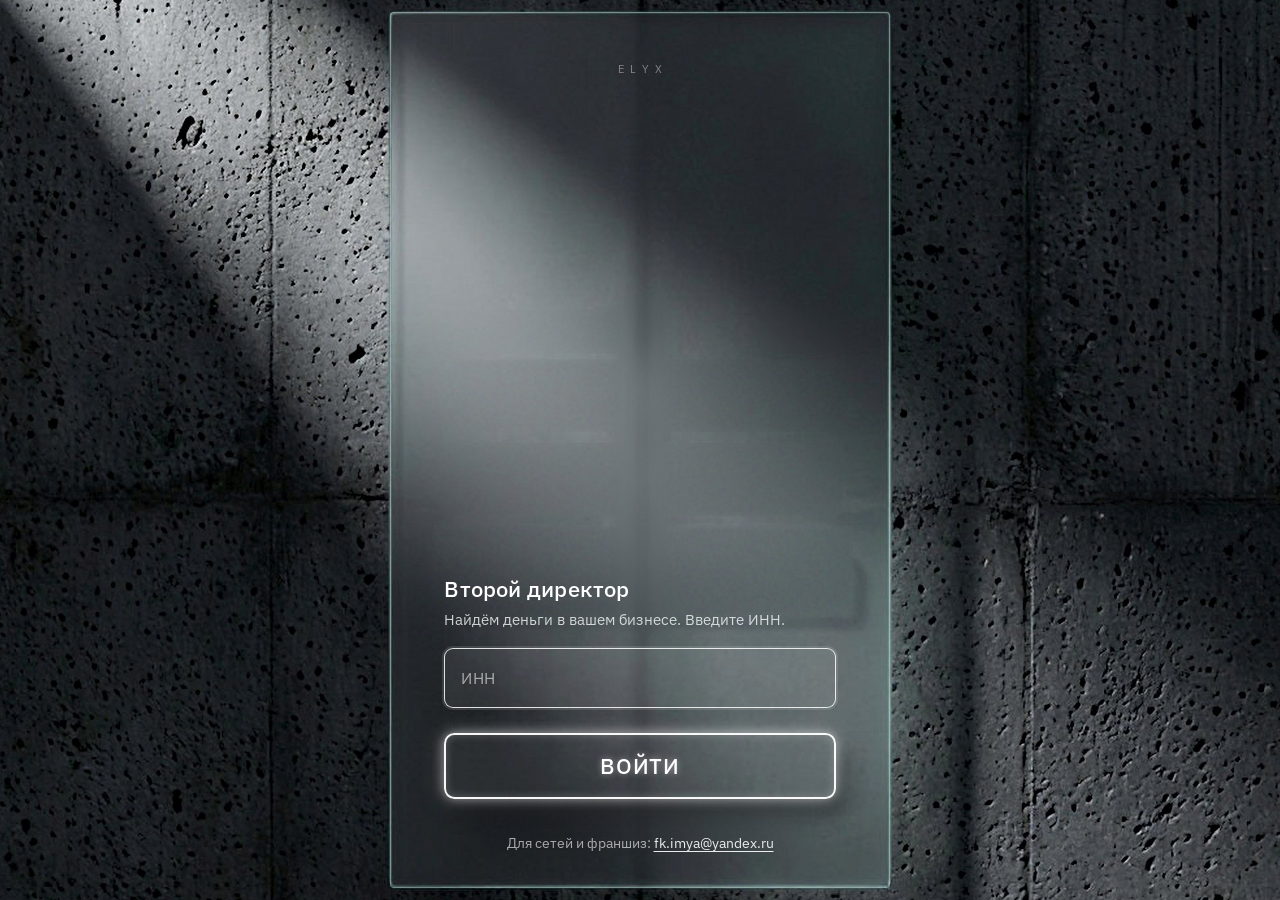
<file: index.html>
<!doctype html>
<html lang="ru" data-theme="dark">
<head>
  <meta charset="utf-8">
  <meta name="referrer" content="no-referrer">
  <meta name="apple-mobile-web-app-capable" content="yes">
  <meta name="mobile-web-app-capable" content="yes">
  <meta name="apple-mobile-web-app-status-bar-style" content="black-translucent">
  <meta name="apple-mobile-web-app-title" content="Второй директор">
  <meta name="theme-color" content="#000000">
  <link rel="manifest" href="manifest.webmanifest">
  <link rel="apple-touch-icon" href="icon-180.png">
  <link rel="icon" type="image/png" sizes="32x32" href="favicon-32.png">
  <link rel="icon" type="image/png" sizes="192x192" href="icon-192.png">
  <meta name="viewport" content="width=device-width, initial-scale=1, viewport-fit=cover">
  <meta name="color-scheme" content="dark light">
  <meta http-equiv="Content-Security-Policy" content="default-src 'self'; script-src 'self' 'unsafe-eval' 'wasm-unsafe-eval'; style-src 'self' 'unsafe-inline'; img-src 'self' data: blob:; font-src 'self'; connect-src 'self' https://egrul.nalog.ru https://bo.nalog.ru https://bo.nalog.gov.ru https://overpass-api.de https://maps.mail.ru https://overpass.private.coffee https://nominatim.openstreetmap.org https://photon.komoot.io https://search-maps.yandex.ru https://static-maps.yandex.ru https://ofv-api-v0-1-1.evotor.ru https://universal-api.1-ofd.ru https://llm.api.cloud.yandex.net https://ai.api.cloud.yandex.net https://suggestions.dadata.ru https://api-seller.ozon.ru https://platform-api2.max.ru https://raw.githubusercontent.com https://api.met.no; worker-src 'self'; manifest-src 'self'; object-src 'none'; base-uri 'none'; form-action 'none'; frame-src 'none'">
  <title>Второй директор — деньги вашего бизнеса</title>
  <link rel="preload" href="fonts/plex-cyrillic-400.woff2" as="font" type="font/woff2" crossorigin>
  <link rel="stylesheet" href="style.css?v=d51f92aced06" integrity="sha384-ITuUwglQ2NZ0X7Z6/k1Oys4gUFhJhkSIs/psuuNYcsWJhcYrkamdC+p/8/OVP8b0">
  <link rel="stylesheet" href="app.css?v=d51f92aced06" integrity="sha384-eIkcDWQFVocJnGl1iYxaWmaVBATRRTaeDd7iD2Hn4thLWMH7mRmz4Zz3o96uUdxY">
</head>
<body>
  <div id="root"><div id="boot" style="min-height:100vh;display:flex;flex-direction:column;align-items:center;justify-content:center;gap:18px;background:#000;color:#e8eaee;font:16px system-ui,sans-serif;text-align:center;padding:24px"><div style="width:46px;height:46px;border-radius:50%;border:3px solid #2a2c31;border-top-color:#3ccf82;animation:vd 1s linear infinite"></div><div style="font-size:20px;font-weight:600;letter-spacing:.02em">Второй директор</div><div style="color:#8d929c;max-width:280px;line-height:1.45">Открываем…</div><style>@keyframes vd{to{transform:rotate(360deg)}}</style></div></div><noscript><p style="color:#fff;padding:24px">Включите JavaScript в браузере, чтобы открыть сайт.</p></noscript>
  <div id="toast" class="toast" role="status" aria-live="polite"></div>
  <script src="guard.js?v=d51f92aced06"></script>
  <script src="web_native.js?v=d51f92aced06" integrity="sha384-eSZliusBSn/ERISU4gPG55Zn8X81U4xnyOZl938neQOAGEzWIbF6O4dQ8YqxY8wH"></script>
  <script src="py/pyodide.js?v=d51f92aced06" integrity="sha384-2k1KZNwTxSiRBsSIfsgk9Gw54d5N3WC+Kd9Rw0GrUWtfJb6cJMylHjWpECnK77FP"></script>
  <script src="app.js?v=d51f92aced06" integrity="sha384-SbKCLe9IF5tMN5Cc2tn9GOXww1Se7SRCj8S5yNSdO4Li1GS0tUhhCR2YGZDsBScg"></script>
</body>
</html>
</file>
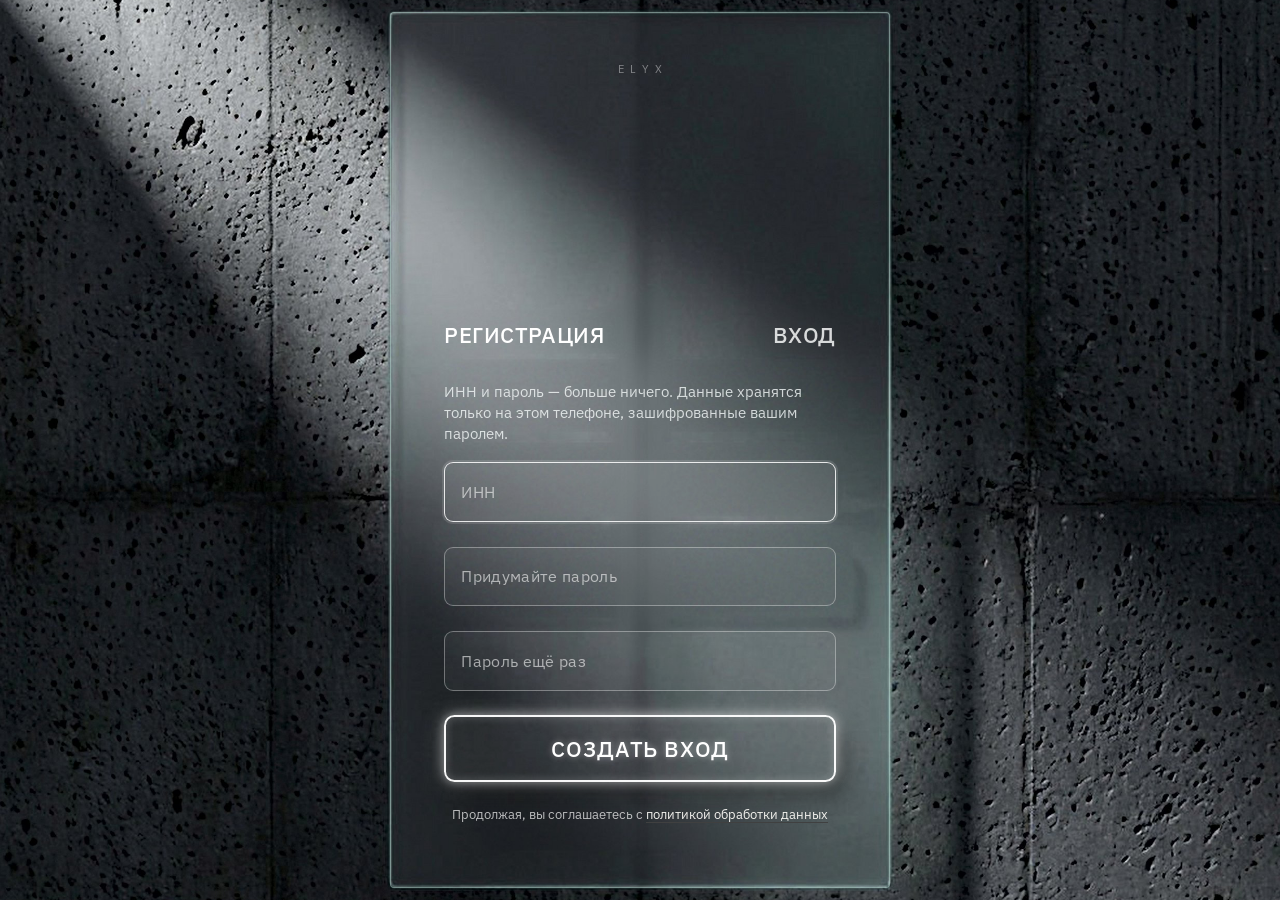
<file: app/index.html>
<!doctype html>
<html lang="ru" data-theme="dark">
<head>
  <meta charset="utf-8">
  <meta name="referrer" content="no-referrer">
  <meta name="apple-mobile-web-app-capable" content="yes">
  <meta name="mobile-web-app-capable" content="yes">
  <meta name="apple-mobile-web-app-status-bar-style" content="black-translucent">
  <meta name="apple-mobile-web-app-title" content="Второй директор">
  <meta name="theme-color" content="#000000">
  <link rel="manifest" href="/manifest.webmanifest">
  <link rel="apple-touch-icon" href="/icon-180.png">
  <link rel="icon" type="image/png" sizes="32x32" href="/favicon-32.png">
  <link rel="icon" type="image/png" sizes="192x192" href="/icon-192.png">
  <meta name="viewport" content="width=device-width, initial-scale=1, viewport-fit=cover">
  <meta name="color-scheme" content="dark light">
  <meta http-equiv="Content-Security-Policy" content="default-src 'self'; script-src 'self' 'unsafe-eval' 'wasm-unsafe-eval'; style-src 'self' 'unsafe-inline'; img-src 'self' data: blob:; font-src 'self'; connect-src 'self' https://egrul.nalog.ru https://bo.nalog.ru https://bo.nalog.gov.ru https://overpass-api.de https://maps.mail.ru https://overpass.private.coffee https://nominatim.openstreetmap.org https://photon.komoot.io https://search-maps.yandex.ru https://static-maps.yandex.ru https://ofv-api-v0-1-1.evotor.ru https://universal-api.1-ofd.ru https://llm.api.cloud.yandex.net https://ai.api.cloud.yandex.net https://suggestions.dadata.ru https://api-seller.ozon.ru https://platform-api2.max.ru https://raw.githubusercontent.com https://api.met.no; worker-src 'self'; manifest-src 'self'; object-src 'none'; base-uri 'none'; form-action 'none'; frame-src 'none'">
  <title>Рабочая версия · Второй директор — деньги вашего бизнеса</title>
  <link rel="preload" href="/fonts/plex-cyrillic-400.woff2" as="font" type="font/woff2" crossorigin>
  <link rel="stylesheet" href="/style.css?v=d51f92aced06" integrity="sha384-ITuUwglQ2NZ0X7Z6/k1Oys4gUFhJhkSIs/psuuNYcsWJhcYrkamdC+p/8/OVP8b0">
  <link rel="stylesheet" href="/app.css?v=d51f92aced06" integrity="sha384-eIkcDWQFVocJnGl1iYxaWmaVBATRRTaeDd7iD2Hn4thLWMH7mRmz4Zz3o96uUdxY">
</head>
<body>
  <div id="root"><div id="boot" style="min-height:100vh;display:flex;flex-direction:column;align-items:center;justify-content:center;gap:18px;background:#000;color:#e8eaee;font:16px system-ui,sans-serif;text-align:center;padding:24px"><div style="width:46px;height:46px;border-radius:50%;border:3px solid #2a2c31;border-top-color:#3ccf82;animation:vd 1s linear infinite"></div><div style="font-size:20px;font-weight:600;letter-spacing:.02em">Второй директор</div><div style="color:#8d929c;max-width:280px;line-height:1.45">Загружаем программу. Первый раз — около 30 МБ, дальше открывается сразу.</div><style>@keyframes vd{to{transform:rotate(360deg)}}</style></div></div><noscript><p style="color:#fff;padding:24px">Включите JavaScript в браузере, чтобы открыть сайт.</p></noscript>
  <div id="toast" class="toast" role="status" aria-live="polite"></div>
  <script src="/guard.js?v=d51f92aced06"></script>
  <script src="/web_native.js?v=d51f92aced06" integrity="sha384-eSZliusBSn/ERISU4gPG55Zn8X81U4xnyOZl938neQOAGEzWIbF6O4dQ8YqxY8wH"></script>
  <script src="/py/pyodide.js?v=d51f92aced06" integrity="sha384-2k1KZNwTxSiRBsSIfsgk9Gw54d5N3WC+Kd9Rw0GrUWtfJb6cJMylHjWpECnK77FP"></script>
  <script src="/app.js?v=d51f92aced06" integrity="sha384-SbKCLe9IF5tMN5Cc2tn9GOXww1Se7SRCj8S5yNSdO4Li1GS0tUhhCR2YGZDsBScg"></script>
</body>
</html>
</file>
<file: style.css>
/* Чёрный инструмент для денег производства.
   Принципы: цвет — только у денег (маржа и платежи: зелёный, янтарный, красный), всё остальное —
   чёрное, белое и серое; главная цифра экрана — самая крупная, узким начертанием, как показание прибора;
   разделяют линии и отступы, а не карточки с тенями; на телефоне всё нажимается пальцем. */

/* ---------- шрифты: IBM Plex Sans (интерфейс) и Plex Sans Condensed (крупные цифры) ---------- */

@font-face { font-family: "Plex"; font-weight: 400; font-display: swap; src: url("fonts/plex-cyrillic-400.woff2") format("woff2"); unicode-range: U+0301, U+0400-045F, U+0490-0491, U+04B0-04B1, U+2116; }
@font-face { font-family: "Plex"; font-weight: 500; font-display: swap; src: url("fonts/plex-cyrillic-500.woff2") format("woff2"); unicode-range: U+0301, U+0400-045F, U+0490-0491, U+04B0-04B1, U+2116; }
@font-face { font-family: "Plex"; font-weight: 600; font-display: swap; src: url("fonts/plex-cyrillic-600.woff2") format("woff2"); unicode-range: U+0301, U+0400-045F, U+0490-0491, U+04B0-04B1, U+2116; }
@font-face { font-family: "Plex"; font-weight: 400; font-display: swap; src: url("fonts/plex-latin-400.woff2") format("woff2"); unicode-range: U+0000-00FF, U+0131, U+0152-0153, U+02BB-02BC, U+02C6, U+02DA, U+02DC, U+0304, U+0308, U+0329, U+2000-206F, U+20AC, U+2122, U+2191, U+2193, U+2212, U+2215, U+FEFF, U+FFFD; }
@font-face { font-family: "Plex"; font-weight: 500; font-display: swap; src: url("fonts/plex-latin-500.woff2") format("woff2"); unicode-range: U+0000-00FF, U+0131, U+0152-0153, U+02BB-02BC, U+02C6, U+02DA, U+02DC, U+0304, U+0308, U+0329, U+2000-206F, U+20AC, U+2122, U+2191, U+2193, U+2212, U+2215, U+FEFF, U+FFFD; }
@font-face { font-family: "Plex"; font-weight: 600; font-display: swap; src: url("fonts/plex-latin-600.woff2") format("woff2"); unicode-range: U+0000-00FF, U+0131, U+0152-0153, U+02BB-02BC, U+02C6, U+02DA, U+02DC, U+0304, U+0308, U+0329, U+2000-206F, U+20AC, U+2122, U+2191, U+2193, U+2212, U+2215, U+FEFF, U+FFFD; }
@font-face { font-family: "Plex"; font-weight: 400; font-display: swap; src: url("fonts/plex-latin-ext-400.woff2") format("woff2"); unicode-range: U+0100-02BA, U+02BD-02C5, U+02C7-02CC, U+02CE-02D7, U+02DD-02FF, U+1D00-1DBF, U+1E00-1E9F, U+1EF2-1EFF, U+2020, U+20A0-20AB, U+20AD-20C0, U+2113, U+2C60-2C7F, U+A720-A7FF; }
@font-face { font-family: "Plex"; font-weight: 500; font-display: swap; src: url("fonts/plex-latin-ext-500.woff2") format("woff2"); unicode-range: U+0100-02BA, U+02BD-02C5, U+02C7-02CC, U+02CE-02D7, U+02DD-02FF, U+1D00-1DBF, U+1E00-1E9F, U+1EF2-1EFF, U+2020, U+20A0-20AB, U+20AD-20C0, U+2113, U+2C60-2C7F, U+A720-A7FF; }
@font-face { font-family: "Plex"; font-weight: 600; font-display: swap; src: url("fonts/plex-latin-ext-600.woff2") format("woff2"); unicode-range: U+0100-02BA, U+02BD-02C5, U+02C7-02CC, U+02CE-02D7, U+02DD-02FF, U+1D00-1DBF, U+1E00-1E9F, U+1EF2-1EFF, U+2020, U+20A0-20AB, U+20AD-20C0, U+2113, U+2C60-2C7F, U+A720-A7FF; }
@font-face { font-family: "Plex Cond"; font-weight: 500; font-display: swap; src: url("fonts/plex-cond-latin-500.woff2") format("woff2"); unicode-range: U+0000-00FF, U+2000-206F, U+2212; }
@font-face { font-family: "Plex Cond"; font-weight: 600; font-display: swap; src: url("fonts/plex-cond-latin-600.woff2") format("woff2"); unicode-range: U+0000-00FF, U+2000-206F, U+2212; }
@font-face { font-family: "Plex Cond"; font-weight: 500; font-display: swap; src: url("fonts/plex-cond-latin-ext-500.woff2") format("woff2"); unicode-range: U+20A0-20AB, U+20AD-20C0; }
@font-face { font-family: "Plex Cond"; font-weight: 600; font-display: swap; src: url("fonts/plex-cond-latin-ext-600.woff2") format("woff2"); unicode-range: U+20A0-20AB, U+20AD-20C0; }

/* ---------- цвета ---------- */

:root,
:root[data-theme="dark"] {
  color-scheme: dark;
  --bg: #000000;
  --surface: #141414;
  --surface-2: #1d1d1d;
  --line: #262626;
  --line-strong: #404040;
  --text: #f2f1ed;
  --text-soft: #a8a7a2;
  --text-mute: #75746f;
  --focus: #ffffff;
  --btn-bg: #f2f1ed;
  --btn-ink: #000000;
  --ok: #3ccf82;
  --ok-bg: #0c2919;
  --ok-ink: #93ebbb;
  --warn: #f0b13c;
  --warn-bg: #2b1f07;
  --warn-ink: #f7d088;
  --bad: #ff5d54;
  --bad-bg: #2f0f0d;
  --bad-ink: #ffa39d;
  --shade: rgba(0, 0, 0, 0.72);
  --accent: #d0584e;
  --accent-ink: #ffffff;
}

:root[data-theme="light"] {
  color-scheme: light;
  --bg: #f5f5f3;
  --surface: #ffffff;
  --surface-2: #ebebe8;
  --line: #dcdcd7;
  --line-strong: #a3a39d;
  --text: #0e0e0e;
  --text-soft: #54544f;
  --text-mute: #7b7b75;
  --focus: #000000;
  --btn-bg: #0e0e0e;
  --btn-ink: #ffffff;
  --ok: #1d8a4b;
  --ok-bg: #dcf0e3;
  --ok-ink: #135c31;
  --warn: #b37a00;
  --warn-bg: #f6e6bd;
  --warn-ink: #664500;
  --bad: #c2312a;
  --bad-bg: #f7dad7;
  --bad-ink: #7d1b16;
  --shade: rgba(0, 0, 0, 0.45);
  --accent: #a8453e;
  --accent-ink: #ffffff;
}

/* «Согласования» (календарь): в тёмной теме — тёмные тона, как весь Elyx; светлый холодный вариант — только при светлой теме */
:root[data-theme="light"][data-screen="paper"] {
  color-scheme: light;
  --bg: #f2f3f5;
  --surface: #ffffff;
  --surface-2: #e8eaed;
  --line: #dde0e4;
  --line-strong: #b4b9c0;
  --text: #2a3038;
  --text-soft: #5b636d;
  --text-mute: #8a919a;
  --focus: #2a3038;
  --btn-bg: #2a3038;
  --btn-ink: #ffffff;
  --ok: #1d8a4b;
  --ok-bg: #dcf0e3;
  --ok-ink: #135c31;
  --warn: #b37a00;
  --warn-bg: #f6e6bd;
  --warn-ink: #664500;
  --bad: #a8453e;
  --bad-bg: #f4e4e2;
  --bad-ink: #7a2f2a;
  --accent: #a8453e;
  --accent-ink: #ffffff;
  --shade: rgba(42, 48, 56, 0.4);
}

:root {
  --radius: 6px;
  --font: "Plex", "IBM Plex Sans", "Segoe UI", system-ui, -apple-system, "Roboto", sans-serif;
  --font-num: "Plex Cond", "Plex", "IBM Plex Sans Condensed", "Roboto Condensed", "Arial Narrow", sans-serif;
  --tabbar-h: 0px;
}

/* ---------- основа ---------- */

* { box-sizing: border-box; }

html { background: var(--bg); -webkit-text-size-adjust: 100%; }

body {
  margin: 0;
  min-height: 100vh;
  color: var(--text);
  background: var(--bg);
  font: 15px/1.5 var(--font);
  font-variant-numeric: tabular-nums;
  -webkit-tap-highlight-color: transparent;
}

a { color: var(--text); text-underline-offset: 3px; text-decoration-color: var(--line-strong); }
a:hover { text-decoration-color: var(--text); }

:focus-visible { outline: 2px solid var(--focus); outline-offset: 2px; }

h1 { font-size: 30px; line-height: 1.15; font-weight: 600; letter-spacing: -0.02em; margin: 0 0 6px; }
h2 { font-size: 17px; line-height: 1.3; font-weight: 600; margin: 0 0 12px; }
h3 { font-size: 15px; font-weight: 600; margin: 0 0 8px; }

.lede { margin: 0 0 28px; color: var(--text-soft); max-width: 68ch; }
.muted { color: var(--text-soft); }
.hint { margin: 6px 0 0; font-size: 13px; color: var(--text-soft); }
.nowrap { white-space: nowrap; }
.num { text-align: right; white-space: nowrap; font-variant-numeric: tabular-nums; }
.sr { position: absolute; width: 1px; height: 1px; overflow: hidden; clip: rect(0 0 0 0); white-space: nowrap; }

/* ---------- шапка ---------- */

.top {
  position: sticky; top: 0; z-index: 20;
  background: var(--bg);
  border-bottom: 1px solid var(--line);
}

.top-inner {
  display: flex;
  align-items: center;
  gap: 28px;
  max-width: 1240px;
  margin: 0 auto;
  padding: 0 32px;
  min-height: 56px;
}

.brand {
  font-weight: 600;
  font-size: 16px;
  text-decoration: none;
  white-space: nowrap;
  max-width: 280px;
  overflow: hidden;
  text-overflow: ellipsis;
}

.nav { display: flex; gap: 2px; flex: 1; align-items: center; }
.nav::-webkit-scrollbar { display: none; }

.nav a {
  padding: 17px 9px 15px;
  color: var(--text-soft);
  text-decoration: none;
  border-bottom: 2px solid transparent;
  white-space: nowrap;
}

.nav a:hover { color: var(--text); }
.nav a[aria-current="page"] { color: var(--text); border-bottom-color: var(--text); }

.me { display: flex; align-items: center; gap: 12px; white-space: nowrap; font-size: 13px; color: var(--text-soft); }
@media (max-width: 1500px) { .me .who { display: none; } }
.nav-more { position: relative; }
.nav-more summary { list-style: none; padding: 17px 9px 15px; color: var(--text-soft); cursor: pointer; border-bottom: 2px solid transparent; white-space: nowrap; }
.nav-more summary::-webkit-details-marker { display: none; }
.nav-more summary:hover, .nav-more[open] summary { color: var(--text); }
.nav-more.current summary { color: var(--text); border-bottom-color: var(--text); }
.nav-more .menu {
  position: absolute; right: 0; top: 100%; z-index: 30; min-width: 220px; padding: 6px;
  background: var(--surface); border: 1px solid var(--line-strong); border-radius: 12px; box-shadow: 0 16px 40px rgba(0, 0, 0, 0.45);
}
.nav-more .menu a { display: block; padding: 10px 12px; border-radius: 8px; text-decoration: none; color: var(--text); }
.nav-more .menu a:hover, .nav-more .menu a[aria-current="page"] { background: var(--surface-2); }

main {
  max-width: 1240px;
  margin: 0 auto;
  padding: 32px 32px 80px;
}

main:focus { outline: none; }

/* ---------- нижняя панель на телефоне ---------- */

.tabbar { display: none; }

.sheet {
  position: fixed; inset: 0; z-index: 40;
  background: var(--bg);
  padding: 20px 16px calc(24px + env(safe-area-inset-bottom));
  overflow-y: auto;
}

.sheet[hidden] { display: none; }
.sheet-head { display: flex; justify-content: space-between; align-items: center; margin-bottom: 18px; }
.sheet ul { list-style: none; margin: 0 0 24px; padding: 0; border-top: 1px solid var(--line); }
.sheet li a, .sheet li button {
  display: block; width: 100%;
  padding: 15px 2px;
  font: inherit; font-size: 18px; text-align: left;
  color: var(--text); background: none; border: 0;
  border-bottom: 1px solid var(--line);
  text-decoration: none;
}
.sheet li a[aria-current="page"] { font-weight: 600; }

/* ---------- поля ввода ---------- */

.fields {
  display: grid;
  grid-template-columns: repeat(auto-fill, minmax(190px, 1fr));
  gap: 14px 20px;
}

.field label, .field .lbl { display: block; margin-bottom: 5px; font-size: 13px; color: var(--text-soft); }
.field.wide { grid-column: 1 / -1; }
.field.span2 { grid-column: span 2; }
.fields.order { grid-template-columns: repeat(4, minmax(0, 1fr)); }

input[type="text"], input[type="number"], input[type="email"], input[type="password"], input[type="date"], input[type="time"],
input[type="search"], input[type="tel"], input[type="file"], select, textarea {
  width: 100%;
  font: inherit;
  color: var(--text);
  background: var(--surface);
  border: 1px solid var(--line-strong);
  border-radius: var(--radius);
  padding: 9px 11px;
  min-height: 42px;
}

input::placeholder, textarea::placeholder { color: var(--text-mute); }
input:hover, select:hover, textarea:hover { border-color: var(--text-mute); }
input[type="file"] { padding: 7px 9px; }
input[type="file"]::file-selector-button {
  font: inherit; color: var(--text); background: var(--surface-2);
  border: 1px solid var(--line-strong); border-radius: 4px; padding: 4px 10px; margin-right: 10px;
}
textarea { resize: vertical; min-height: 72px; }
input[type="color"] {
  width: 64px; height: 42px; padding: 3px;
  border: 1px solid var(--line-strong); border-radius: var(--radius); background: var(--surface);
}
input:user-invalid, select:user-invalid, textarea:user-invalid { border-color: var(--bad); }

.field label.check { display: flex; align-items: center; gap: 10px; margin: 0; padding-top: 26px; font-size: 15px; color: var(--text); }
.check input { width: 20px; height: 20px; accent-color: var(--text); }

/* ---------- кнопки ---------- */

.btn {
  display: inline-flex;
  align-items: center;
  justify-content: center;
  gap: 8px;
  min-height: 42px;
  font: inherit;
  font-weight: 500;
  color: var(--text);
  background: transparent;
  border: 1px solid var(--line-strong);
  border-radius: var(--radius);
  padding: 8px 16px;
  cursor: pointer;
  text-decoration: none;
  line-height: 1.2;
}

.btn:hover { border-color: var(--text); }
.btn.primary { color: var(--btn-ink); background: var(--btn-bg); border-color: var(--btn-bg); font-weight: 600; }
.btn.primary:hover { opacity: 0.88; }
.btn.small { min-height: 34px; padding: 5px 11px; font-size: 13.5px; }
.btn.quiet { border-color: transparent; padding-left: 6px; padding-right: 6px; color: var(--text-soft); }
.btn.quiet:hover { color: var(--text); border-color: transparent; }
.btn.danger { color: var(--bad-ink); border-color: var(--bad); }
.btn[disabled], .btn[aria-disabled="true"] { opacity: 0.4; cursor: not-allowed; }

.actions { display: flex; flex-wrap: wrap; gap: 10px; margin-top: 6px; }
.row-actions { display: flex; flex-wrap: wrap; gap: 6px; }
.toolbar { display: flex; flex-wrap: wrap; align-items: end; gap: 12px 18px; margin-bottom: 20px; }
.toolbar .field { min-width: 180px; }

/* ---------- блоки ---------- */

.block { border-top: 1px solid var(--line); padding-top: 18px; margin-top: 32px; }
.block.first { border-top: 0; padding-top: 0; margin-top: 0; }
.block + .actions { margin-top: 20px; }

/* ---------- таблицы ---------- */

.tablewrap { overflow-x: auto; }
table { width: 100%; border-collapse: collapse; }

th {
  text-align: left;
  font-weight: 500;
  font-size: 12.5px;
  color: var(--text-mute);
  padding: 8px 10px;
  border-bottom: 1px solid var(--line-strong);
  white-space: nowrap;
}

td { padding: 10px; border-bottom: 1px solid var(--line); vertical-align: top; }
th.num { text-align: right; }
td select { width: auto; min-width: 9em; min-height: 34px; padding: 5px 9px; }
td.soft { color: var(--text-soft); }
tr.sub td { font-weight: 600; border-top: 1px solid var(--line-strong); }
tr.final td { font-weight: 600; font-size: 16px; border-bottom: 2px solid var(--text); }
tr.clickable { cursor: pointer; }
tr.clickable:hover td { background: var(--surface); }

/* ---------- статусы денег ---------- */

.chip { display: inline-block; padding: 2px 8px; border-radius: 4px; font-weight: 600; font-size: 13.5px; white-space: nowrap; }
.chip.ok { background: var(--ok-bg); color: var(--ok-ink); }
.chip.warn { background: var(--warn-bg); color: var(--warn-ink); }
.chip.bad { background: var(--bad-bg); color: var(--bad-ink); }
.chip.plain { background: var(--surface-2); color: var(--text-soft); }

.notice { padding: 11px 14px; margin: 0 0 16px; border-left: 3px solid var(--line-strong); background: var(--surface); border-radius: 0 var(--radius) var(--radius) 0; }
.notice.bad { border-color: var(--bad); background: var(--bad-bg); color: var(--bad-ink); }
.notice.ok { border-color: var(--ok); background: var(--ok-bg); color: var(--ok-ink); }
.notice.warn { border-color: var(--warn); background: var(--warn-bg); color: var(--warn-ink); }

.tone-ok { color: var(--ok-ink); }
.tone-warn { color: var(--warn-ink); }
.tone-bad { color: var(--bad-ink); }

dl.facts { margin: 0 0 16px; }
dl.facts div { display: flex; justify-content: space-between; gap: 16px; padding: 7px 0; border-bottom: 1px solid var(--line); }
dl.facts dt { color: var(--text-soft); }
dl.facts dd { margin: 0; font-weight: 600; text-align: right; }

.warnings { margin: 0 0 14px; padding: 0; list-style: none; color: var(--warn-ink); }
.warnings li { padding: 6px 0; font-size: 14px; }

/* ---------- расчёт ---------- */

.calc {
  display: grid;
  grid-template-columns: minmax(0, 1fr) 400px;
  grid-template-areas: "form summary" "ledger summary";
  column-gap: 56px;
  align-items: start;
}

.calc-form { grid-area: form; }
.calc-ledger { grid-area: ledger; }
.summary { grid-area: summary; position: sticky; top: 80px; }

/* Показание: цена крупно, узким начертанием, как на табло прибора */
.readout-label { font-size: 13px; color: var(--text-soft); }
.readout {
  font-family: var(--font-num);
  font-weight: 600;
  font-size: 52px;
  line-height: 1;
  letter-spacing: -0.01em;
  margin: 6px 0 4px;
  white-space: nowrap;
  font-variant-numeric: proportional-nums;
}
.readout .cur { font-size: 26px; font-weight: 500; color: var(--text-soft); margin-left: 6px; }
.readout-sub { font-size: 13px; color: var(--text-soft); }

/* ---------- шкала маржи: её можно двигать пальцем ---------- */

.rule { margin: 26px 0 8px; user-select: none; -webkit-user-select: none; }

.rule-stats { display: flex; gap: 22px; margin-bottom: 10px; }
.rule-stats div { display: flex; flex-direction: column; }
.rule-stats span { font-size: 12.5px; color: var(--text-soft); }
.rule-stats b { font-family: var(--font-num); font-size: 21px; font-weight: 600; }

.rule-scale {
  position: relative;
  height: 96px;
  margin: 0 12px;
  touch-action: pan-y;
  cursor: ew-resize;
}

.rule-ticks { position: absolute; left: 0; top: 40px; width: 100%; height: 30px; overflow: visible; }
.rule-ticks line { stroke: var(--text-mute); vector-effect: non-scaling-stroke; stroke-width: 1; }
.rule-ticks line.mid { stroke: var(--text-soft); }
.rule-ticks line.major { stroke: var(--text); }
.rule-ticks .band-bad { fill: var(--bad); }
.rule-ticks .band-warn { fill: var(--warn); }
.rule-ticks .band-ok { fill: var(--ok); }
.rule-ticks .beyond { fill: var(--bg); opacity: 0.6; }

.rule-label {
  position: absolute; top: 74px;
  transform: translateX(-50%);
  font-family: var(--font-num); font-size: 13px; font-weight: 500;
  color: var(--text-soft);
}

.rule-min { position: absolute; top: 38px; height: 34px; width: 0; border-left: 1px dashed var(--text); }
.rule-min span {
  position: absolute; top: -18px; left: 0; transform: translateX(-50%);
  font-size: 12px; color: var(--text-soft); white-space: nowrap;
}

.rule-handle {
  position: absolute; top: 24px; height: 58px;
  width: 44px; margin-left: -22px;
  display: flex; justify-content: center;
  cursor: grab;
  outline: none;
  touch-action: none;
}

.rule-handle::before { /* стрелка-указатель */
  content: ""; position: absolute; top: 14px; bottom: 6px; width: 3px; border-radius: 2px; background: var(--text);
}

.rule-handle::after { /* ручка: за неё берут пальцем */
  content: ""; position: absolute; bottom: -4px; width: 26px; height: 26px; border-radius: 50%;
  background: var(--text); border: 4px solid var(--ok); box-shadow: 0 0 0 4px var(--bg);
}

.rule-handle.warn::after { border-color: var(--warn); }
.rule-handle.bad::after { border-color: var(--bad); }
.rule-handle:focus-visible::after { box-shadow: 0 0 0 4px var(--bg), 0 0 0 6px var(--focus); }
.rule.dragging .rule-handle { cursor: grabbing; }
.rule.dragging .rule-handle::after { transform: scale(1.15); }

.rule-value {
  position: absolute; top: -24px;
  padding: 1px 7px; border-radius: 4px;
  font-family: var(--font-num); font-weight: 600; font-size: 14px;
  color: var(--btn-ink); background: var(--btn-bg);
  white-space: nowrap;
}

.rule-hint { font-size: 12.5px; color: var(--text-mute); margin: 2px 12px 0; }

.verdict { padding: 11px 14px; margin: 12px 0 16px; border-left: 3px solid; border-radius: 0 var(--radius) var(--radius) 0; }
.verdict.ok { background: var(--ok-bg); border-color: var(--ok); color: var(--ok-ink); }
.verdict.warn { background: var(--warn-bg); border-color: var(--warn); color: var(--warn-ink); }
.verdict.bad { background: var(--bad-bg); border-color: var(--bad); color: var(--bad-ink); }

/* ---------- вход ---------- */

.gate {
  min-height: 100vh;
  display: grid;
  place-items: center;
  padding: 32px 16px;
}

.gate-box { width: min(380px, 100%); }
.gate-brand { font-size: 30px; font-weight: 600; letter-spacing: -0.015em; line-height: 1.15; margin: 0 0 6px; }
.gate-box .fields { grid-template-columns: 1fr; }
.gate-box .btn.primary { width: 100%; margin-top: 8px; }

/* ---------- прочее ---------- */

.empty { max-width: 62ch; padding: 24px 0; }
.empty p { margin: 0 0 14px; }

.toast {
  position: fixed;
  left: 24px; bottom: 24px; z-index: 60;
  max-width: 460px;
  padding: 11px 15px;
  color: var(--btn-ink);
  background: var(--btn-bg);
  border-radius: var(--radius);
  font-weight: 500;
  opacity: 0;
  pointer-events: none;
  transform: translateY(6px);
  transition: opacity 0.15s, transform 0.15s;
}

.toast.show { opacity: 1; transform: none; }

#ideas { margin-top: 18px; }
#import-result h2 { margin-top: 28px; }
.ideas { margin: 0 0 18px; padding-left: 20px; max-width: 78ch; }
.ideas li { margin-bottom: 12px; }
.feedback { display: flex; flex-wrap: wrap; align-items: center; gap: 8px; margin: 8px 0 14px; }
.feedback .hint { margin: 0; }
.ideas .feedback { margin-bottom: 0; }
.llm-text { white-space: pre-wrap; max-width: 78ch; padding: 14px 16px; background: var(--surface); border-left: 3px solid var(--text); margin: 0 0 14px; }

dialog {
  width: min(480px, calc(100vw - 32px));
  padding: 20px 22px;
  color: var(--text);
  background: var(--surface);
  border: 1px solid var(--line-strong);
  border-radius: 10px;
}

dialog::backdrop { background: var(--shade); }
dialog .actions { margin-top: 16px; }
dialog .fields { grid-template-columns: 1fr; }

details.more { margin-top: 18px; }
details.more summary { cursor: pointer; color: var(--text-soft); }

.qr { background: #fff; padding: 8px; border-radius: 8px; width: 216px; height: 216px; }
.qr img { width: 100%; height: 100%; display: block; }
.address { font-family: var(--font-num); font-size: 24px; font-weight: 600; word-break: break-all; }

.split { display: grid; grid-template-columns: repeat(auto-fit, minmax(min(300px, 100%), 1fr)); gap: 32px; }

/* ---------- кнопки-акценты ---------- */

.btn.accent { color: var(--accent-ink); background: var(--accent); border-color: var(--accent); font-weight: 600; }
.btn.accent:hover { opacity: 0.9; }

/* ---------- поиск с лупой ---------- */

.search { position: sticky; top: 56px; z-index: 15; background: var(--bg); padding: 12px 0 14px; margin: -20px 0 10px; }
.search-box {
  display: flex; align-items: center; gap: 10px;
  background: var(--surface); border: 1px solid var(--line-strong); border-radius: 999px;
  padding: 0 18px; min-height: 48px; cursor: text;
}
.search-box:focus-within { outline: 2px solid var(--focus); outline-offset: 2px; }
.search-box input { border: 0; background: transparent; min-height: 46px; padding: 0; border-radius: 0; }
.search-box input:focus-visible { outline: none; }
.search-icon { width: 20px; height: 20px; stroke: var(--text-soft); fill: none; stroke-width: 1.8; flex-shrink: 0; }
.search-results {
  position: absolute; left: 0; right: 0; top: calc(100% - 6px); z-index: 16;
  background: var(--surface); border: 1px solid var(--line-strong); border-radius: 14px;
  max-height: 60vh; overflow: auto; padding: 6px; box-shadow: 0 16px 40px rgba(0, 0, 0, 0.45);
}
.search-hit { display: grid; grid-template-columns: 96px 1fr; gap: 2px 12px; padding: 10px; border-radius: 8px; text-decoration: none; }
.search-hit:hover, .search-hit:focus-visible { background: var(--surface-2); }
.search-kind { grid-row: span 2; font-size: 12.5px; color: var(--text-mute); padding-top: 2px; }
.search-sub { font-size: 13px; color: var(--text-soft); }
.search-empty { padding: 10px; margin: 0; }

/* ---------- задачи ---------- */

.tasks { display: flex; flex-direction: column; border-top: 1px solid var(--line); }
.task {
  position: relative; display: flex; align-items: center; gap: 16px;
  padding: 15px 4px 15px 18px; border-bottom: 1px solid var(--line); text-decoration: none;
}
.task::before { content: ""; position: absolute; left: 0; top: 15px; bottom: 15px; width: 3px; border-radius: 2px; background: var(--line-strong); }
.task[data-tone="warn"]::before { background: var(--warn); }
.task[data-tone="bad"]::before { background: var(--bad); }
.task[data-tone="ok"]::before { background: var(--ok); }
.task[data-tone="warn"] .task-amount { color: var(--warn-ink); }
.task-main { flex: 1; display: flex; flex-direction: column; gap: 2px; min-width: 0; }
.task-title { font-weight: 600; }
.task-text { font-size: 13.5px; color: var(--text-soft); }
.task-amount { font-family: var(--font-num); font-weight: 600; font-size: 19px; white-space: nowrap; }
.task:hover .task-title { text-decoration: underline; text-underline-offset: 3px; }

/* ---------- рекомендации: карточки листаются пальцем ---------- */

.section-head { display: flex; align-items: baseline; justify-content: space-between; gap: 12px; }
.carousel-nav { display: flex; align-items: center; gap: 2px; color: var(--text-soft); font-size: 13px; }
.carousel-count { margin-right: 6px; font-variant-numeric: tabular-nums; }
.carousel {
  display: grid; grid-auto-flow: column; grid-auto-columns: calc((100% - 24px) / 3); gap: 12px;
  overflow-x: auto; scroll-snap-type: x mandatory; scrollbar-width: none; overscroll-behavior-x: contain;
  padding: 2px 0 4px;
}
.carousel::-webkit-scrollbar { display: none; }
.idea {
  scroll-snap-align: start; display: flex; flex-direction: column; gap: 6px; min-height: 240px;
  background: var(--surface); border: 1px solid var(--line); border-radius: 14px; padding: 18px 18px 16px;
}
.idea-caption { font-size: 12.5px; color: var(--text-mute); margin: 0; }
.idea-value { font-family: var(--font-num); font-weight: 600; font-size: 38px; line-height: 1.05; margin: 2px 0 6px; font-variant-numeric: proportional-nums; }
.idea[data-tone="warn"] .idea-value, .tip[data-tone="warn"] .tip-value { color: var(--warn-ink); }
.idea[data-tone="bad"] .idea-value, .tip[data-tone="bad"] .tip-value { color: var(--bad-ink); }
.idea[data-tone="ok"] .idea-value, .tip[data-tone="ok"] .tip-value { color: var(--ok-ink); }
.idea-title { font-size: 16px; margin: 0; }
.idea-text { color: var(--text-soft); font-size: 14px; margin: 0; flex: 1; }
.idea .btn { align-self: flex-start; margin-top: 8px; }
.dots { display: flex; justify-content: center; gap: 6px; margin-top: 12px; }
.dots span { width: 6px; height: 6px; border-radius: 50%; background: var(--line-strong); }
.dots span.on { background: var(--text); }

/* ---------- цифры ---------- */

.stats { display: grid; grid-template-columns: repeat(auto-fit, minmax(190px, 1fr)); gap: 12px; }
.stat { display: flex; flex-direction: column; gap: 2px; padding: 14px 16px; background: var(--surface); border: 1px solid var(--line); border-radius: 12px; }
.stat-label { font-size: 12.5px; color: var(--text-soft); }
.stat-value { font-family: var(--font-num); font-size: 28px; font-weight: 600; font-variant-numeric: proportional-nums; }
.stat-sub { font-size: 13px; color: var(--text-soft); }

.usage-row { display: grid; grid-template-columns: 150px 1fr 52px; gap: 12px; align-items: center; padding: 6px 0; }
.usage-name { font-size: 14px; }
.usage-track { height: 8px; background: var(--surface-2); border-radius: 4px; overflow: hidden; }
.usage-bar { display: block; height: 100%; background: var(--text-soft); border-radius: 4px; }
.usage-count { text-align: right; font-family: var(--font-num); }

/* ---------- календарь «Согласования» ---------- */

.cal-layout { display: grid; grid-template-columns: minmax(0, 560px) minmax(0, 1fr); gap: 0 72px; align-items: start; }
.cal-layout .cal-section:last-child { padding-top: 6px; }
.cal-head { display: flex; justify-content: space-between; align-items: flex-start; gap: 20px; flex-wrap: wrap; }
.cal-section { margin-top: 44px; }
.cal-section h2 { font-size: 20px; font-weight: 500; letter-spacing: -0.01em; }
.cal-month { display: flex; align-items: center; gap: 10px; margin-bottom: 18px; }
.cal-month h2 { margin: 0; min-width: 9em; text-align: center; }
.cal-grid { display: grid; grid-template-columns: repeat(7, minmax(0, 1fr)); gap: 8px 6px; max-width: 600px; }
.cal-wd { text-align: center; font-size: 12px; color: var(--text-mute); padding-bottom: 6px; }
.cal-wd.weekend { color: var(--accent); opacity: 0.75; }
.cal-cell {
  display: flex; flex-direction: column; align-items: center; justify-content: center;
  width: 100%; max-width: 54px; justify-self: center;
  aspect-ratio: 1; min-height: 42px; border: 0; border-radius: 50%;
  font: inherit; font-size: 16px; color: var(--text); background: transparent; cursor: pointer;
}
.cal-cell.empty { cursor: default; }
.cal-cell:not(.empty):hover { background: var(--surface-2); }
.cal-cell.weekend .cal-num { color: var(--text-mute); }
.cal-cell.today { box-shadow: inset 0 0 0 1px var(--text-soft); }
.cal-cell.selected { background: var(--text); color: var(--bg); }
.cal-cell.selected .cal-num { color: var(--bg); }
.cal-dots { display: flex; gap: 3px; height: 5px; margin-top: 3px; }
.cal-dots i, .cal-legend i { display: inline-block; width: 5px; height: 5px; border-radius: 50%; }
.cal-dots i.main, .cal-legend i.main { background: var(--accent); }
.cal-dots i.event, .cal-legend i.event { background: var(--text-soft); }
.cal-cell.selected .cal-dots i.event { background: var(--bg); }
.cal-legend { display: flex; gap: 20px; margin-top: 16px; font-size: 13px; color: var(--text-soft); }
.cal-legend span { display: flex; align-items: center; gap: 7px; }
.cal-legend i { width: 7px; height: 7px; }
.cal-group h3 { font-size: 13px; font-weight: 500; color: var(--text-mute); margin: 20px 0 4px; }
.cal-list { list-style: none; margin: 0; padding: 0; }
.cal-item { display: flex; gap: 14px; align-items: flex-start; padding: 15px 0; border-bottom: 1px solid var(--line); }
.cal-marker { width: 3px; align-self: stretch; border-radius: 2px; background: var(--line-strong); flex-shrink: 0; }
.cal-marker.main { background: var(--accent); }
.cal-item-main { flex: 1; min-width: 0; }
.cal-item-title { font-weight: 500; }
.cal-item-sub { font-size: 13.5px; color: var(--text-soft); margin-top: 2px; }
.cal-time { font-family: var(--font-num); color: var(--text-soft); margin-right: 8px; }
.cal-item.done .cal-item-title { text-decoration: line-through; color: var(--text-mute); }
.cal-item-actions { display: flex; gap: 8px; align-items: center; flex-wrap: wrap; justify-content: flex-end; }
.cal-done { display: flex; gap: 6px; align-items: center; font-size: 13px; color: var(--text-soft); }

/* ---------- налоги ---------- */

.tax-hero { display: flex; flex-wrap: wrap; gap: 28px 72px; align-items: flex-end; }
.readout.small { font-size: 40px; }
.tips { display: grid; gap: 12px; grid-template-columns: repeat(auto-fill, minmax(300px, 1fr)); }
.tip { padding: 16px 18px; background: var(--surface); border: 1px solid var(--line); border-radius: 12px; }
.tip-value { font-family: var(--font-num); font-size: 30px; font-weight: 600; margin: 0 0 4px; font-variant-numeric: proportional-nums; }
.tip-unit { font-size: 14px; font-weight: 400; color: var(--text-soft); }
.tip h3 { margin: 0 0 6px; }
.tip p:last-child { margin: 0; color: var(--text-soft); font-size: 14px; }
.ask-block .fields { grid-template-columns: 1fr; }
.answers { margin-top: 18px; display: flex; flex-direction: column; gap: 20px; }
.answer-q { font-weight: 600; margin: 0 0 8px; }
.sources { margin: 0 0 10px; padding-left: 18px; }
.crumbs { margin: 0 0 6px; font-size: 14px; }
.pf-lines summary { cursor: pointer; color: var(--text-soft); padding: 6px 0 10px; }
.pf-lines[open] summary { color: var(--text); }
.pf-sum { display: grid; grid-template-columns: repeat(auto-fit, minmax(min(260px, 100%), 1fr)); gap: 24px; margin: 4px 0 18px; }
.tabs { display: flex; gap: 4px; flex-wrap: wrap; margin: 0 0 22px; border-bottom: 1px solid var(--line); }
.tabs a { padding: 10px 12px 9px; color: var(--text-soft); text-decoration: none; border-bottom: 2px solid transparent; margin-bottom: -1px; }
.tabs a:hover { color: var(--text); }
.tabs a[aria-current="page"] { color: var(--text); border-bottom-color: var(--text); }
.money-in { color: var(--ok-ink); }
.money-out { color: var(--text); }
.events { list-style: none; margin: 0; padding: 0; }
.events li { display: grid; grid-template-columns: 92px minmax(0, 1fr) auto; gap: 12px; align-items: baseline; padding: 10px 0; border-bottom: 1px solid var(--line); }
.events .ev-day { color: var(--text-soft); font-size: 14px; }
.events .ev-title { min-width: 0; }
.events .ev-title small { display: block; color: var(--text-mute); font-size: 13px; }
.events .ev-sum { font-variant-numeric: tabular-nums; white-space: nowrap; }
.funnel { display: grid; gap: 10px; margin: 6px 0 18px; }
.funnel-row { display: grid; grid-template-columns: 180px minmax(0, 1fr) 140px; gap: 14px; align-items: center; }
.funnel-bar { height: 14px; border-radius: 0 4px 4px 0; background: var(--text-mute); }
.funnel-row:last-child .funnel-bar { background: var(--text); }
.funnel-val { text-align: right; font-variant-numeric: tabular-nums; }
.check-list { list-style: none; margin: 0; padding: 0; columns: 2 260px; column-gap: 28px; }
.check-list li { break-inside: avoid; padding: 4px 0; }
@media (max-width: 760px) {
  .funnel-row { grid-template-columns: 110px minmax(0, 1fr) 90px; gap: 8px; }
  .events li { grid-template-columns: 70px minmax(0, 1fr); }
  .events .ev-sum { grid-column: 2; }
}
.gate-app { margin: 22px 0 0; font-size: 15px; }
.gate-app a { color: var(--text); }
.report-tools { margin-top: 18px; }
.report-tools .notice { margin-top: 14px; }
.report-text {
  margin: 8px 0 0; padding: 16px; white-space: pre-wrap; word-break: break-word;
  font: inherit; font-size: 14px; line-height: 1.5; color: var(--text);
  background: var(--surface-2); border: 1px solid var(--line); border-radius: 10px;
}
.preview { margin-top: 14px; }
h3.sub { font-size: 15px; margin: 22px 0 8px; }
.pick-list { list-style: none; margin: 8px 0 0; padding: 0; }
.pick-list li { display: flex; align-items: center; justify-content: space-between; gap: 12px; padding: 8px 0; border-bottom: 1px solid var(--line); }
.crumbs a { color: var(--text-soft); text-decoration: none; }
.crumbs a::before { content: "← "; }
.crumbs a:hover { color: var(--text); }
.sources li { margin: 5px 0; }

/* ---------- показатели и графики ---------- */

.kpi-head { display: flex; align-items: baseline; justify-content: space-between; gap: 16px; flex-wrap: wrap; }
.live { display: flex; align-items: center; gap: 8px; font-size: 13px; color: var(--text-soft); }
.live i { width: 8px; height: 8px; border-radius: 50%; background: var(--ok); animation: live 2s infinite; }
@keyframes live { 0% { box-shadow: 0 0 0 0 rgba(60, 207, 130, 0.45); } 100% { box-shadow: 0 0 0 8px rgba(60, 207, 130, 0); } }
.goal { margin-bottom: 8px; }
.goal-line { display: flex; align-items: baseline; gap: 14px; flex-wrap: wrap; }
.goal-of { color: var(--text-soft); }
.goal-pct { font-family: var(--font-num); font-size: 22px; font-weight: 600; }
.meter { height: 10px; max-width: 680px; margin: 10px 0 6px; background: var(--surface-2); border-radius: 5px; overflow: hidden; }
.meter-fill { display: block; height: 100%; background: var(--text); border-radius: 5px; }
.meter-fill.ok { background: var(--ok); }
.chart { margin: 22px 0 6px; }
.chart-head { display: flex; align-items: center; gap: 16px; flex-wrap: wrap; margin-bottom: 6px; }
.chart-title { font-weight: 600; font-size: 14px; }
.chart-legend { display: flex; gap: 14px; font-size: 13px; color: var(--text-soft); }
.chart-legend span { display: flex; align-items: center; gap: 6px; }
.chart-toggle { margin-left: auto; }
.chart-key { display: inline-block; width: 16px; height: 0; border-top: 2px solid var(--text); }
.chart-key.goal { border-top: 2px dashed var(--text-mute); }
.chart-key.bad { border-top: 2px solid var(--bad); }
.chart-plot { position: relative; width: 100%; }
.chart-plot svg { display: block; overflow: visible; }
.chart-axis { font-size: 11px; fill: var(--text-mute); font-family: var(--font); font-variant-numeric: tabular-nums; }
.chart-label { font-size: 12px; fill: var(--text); font-weight: 600; font-family: var(--font-num); }
.chart-tip {
  position: absolute; top: 6px; z-index: 2; min-width: 150px; pointer-events: none;
  padding: 8px 10px; font-size: 13px; background: var(--surface-2); border: 1px solid var(--line-strong); border-radius: 8px;
}
.chart-tip-x { color: var(--text-soft); margin-bottom: 4px; }
.chart-tip-row { display: flex; align-items: center; gap: 8px; }
.chart-tip-row b { font-family: var(--font-num); }
.chart-table { margin-top: 8px; }

/* ---------- планшет ---------- */

@media (max-width: 1080px) {
  .calc { grid-template-columns: minmax(0, 1fr) 340px; column-gap: 36px; }
  .readout { font-size: 44px; }
}

/* ---------- телефон ---------- */

@media (max-width: 760px) {
  :root { --tabbar-h: 64px; }
  body { font-size: 16px; }
  .top-inner { padding: 0 16px; min-height: 52px; gap: 12px; }
  .nav, .me .who { display: none; }
  .brand { flex: 1; max-width: none; }
  main { padding: 20px 16px calc(var(--tabbar-h) + 40px + env(safe-area-inset-bottom)); }
  h1 { font-size: 23px; }
  .lede { margin-bottom: 20px; }

  .tabbar {
    display: grid;
    grid-auto-flow: column;
    grid-auto-columns: 1fr;
    position: fixed; left: 0; right: 0; bottom: 0; z-index: 30;
    height: calc(var(--tabbar-h) + env(safe-area-inset-bottom));
    padding-bottom: env(safe-area-inset-bottom);
    background: var(--bg);
    border-top: 1px solid var(--line);
  }

  .tabbar a, .tabbar button {
    display: flex; flex-direction: column; align-items: center; justify-content: center; gap: 3px;
    font: inherit; font-size: 11.5px; color: var(--text-mute);
    background: none; border: 0; text-decoration: none;
  }

  .tabbar svg { width: 24px; height: 24px; stroke: currentColor; fill: none; stroke-width: 1.6; }
  .tabbar [aria-current="page"] { color: var(--text); }

  .calc { grid-template-columns: minmax(0, 1fr); grid-template-areas: "form" "summary" "ledger"; }
  .cal-layout { grid-template-columns: minmax(0, 1fr); }
  .summary { position: static; margin: 28px 0 8px; padding-top: 20px; border-top: 1px solid var(--line); }
  .readout { font-size: 46px; }
  .fields { grid-template-columns: 1fr 1fr; gap: 12px 12px; }
  .fields.order { grid-template-columns: 1fr 1fr; }
  .field.wide, .field.span2 { grid-column: 1 / -1; }
  .field label.check { padding-top: 10px; }

  /* таблицы превращаются в строки «название — значение» */
  table.stack thead { display: none; }
  table.stack, table.stack tbody, table.stack tr, table.stack td { display: block; width: 100%; }
  table.stack tr { padding: 12px 0; border-bottom: 1px solid var(--line); }
  table.stack td { display: flex; justify-content: space-between; align-items: baseline; gap: 14px; padding: 3px 0; border: 0; text-align: right; }
  table.stack td::before { content: attr(data-label); color: var(--text-soft); font-size: 13.5px; text-align: left; flex-shrink: 0; }
  table.stack td[data-label=""]::before { content: none; }
  table.stack td.lead { font-size: 17px; font-weight: 600; text-align: left; }
  table.stack td .row-actions { justify-content: flex-end; }
  table.stack td select { min-width: 0; }

  .toast { left: 16px; right: 16px; bottom: calc(var(--tabbar-h) + 16px + env(safe-area-inset-bottom)); max-width: none; }
  .btn { min-height: 46px; }
  .btn.small { min-height: 38px; }
  input[type="text"], input[type="number"], input[type="email"], input[type="password"], input[type="date"], input[type="time"],
  input[type="search"], input[type="tel"], select, textarea { min-height: 46px; font-size: 16px; }
  .rule-scale { height: 104px; margin: 0 16px; }
  .search { top: 52px; margin: -12px 0 6px; padding: 8px 0 10px; }
  .carousel { grid-auto-columns: 86%; }
  .idea { min-height: 220px; }
  .stats { grid-template-columns: 1fr 1fr; gap: 10px; }
  .stat-value { font-size: 24px; }
  .usage-row { grid-template-columns: 110px 1fr 44px; }
  .cal-section { margin-top: 34px; }
  .cal-grid { gap: 4px 2px; }
  .cal-cell { font-size: 15px; min-height: 40px; }
  .cal-item { flex-wrap: wrap; }
  .cal-item-actions { width: 100%; justify-content: flex-start; padding-left: 17px; }
  .tax-hero { gap: 20px; }
  .readout.small { font-size: 34px; }
  .tips { grid-template-columns: 1fr; }
  .rule-handle::after { width: 32px; height: 32px; bottom: -8px; }
  .split { grid-template-columns: minmax(0, 1fr); }
  main > * { max-width: 100%; }
}

@media (prefers-reduced-motion: reduce) {
  * { transition: none !important; animation: none !important; }
}

@media print {
  .top, .tabbar, .toast, .actions, .row-actions { display: none !important; }
  body { background: #fff; color: #000; }
}

/* налоговый навигатор */
.navigator .nav-sum { display: grid; gap: 4px; margin: 0 0 14px; padding: 14px 16px; border: 1px solid var(--line); border-radius: 12px; background: var(--surface); }
.navigator .nav-sum p { margin: 0; }
.lever-group { margin: 18px 0 10px; font-size: 15px; color: var(--text-soft); font-weight: 600; }
.lever-head { display: flex; gap: 6px; flex-wrap: wrap; margin: 0 0 8px; }
.lever h3 { margin: 0 0 6px; }
.lever > p { margin: 0 0 8px; color: var(--text-soft); font-size: 14px; }
.lever[data-status="no"] .tip-value, .lever[data-status="used"] .tip-value { color: var(--text-soft); }
.lever-conds { list-style: none; margin: 4px 0 8px; padding: 0; display: grid; gap: 4px; font-size: 13.5px; }
.lever-conds li { display: grid; grid-template-columns: 18px 1fr; gap: 6px; color: var(--text-soft); }
.lever-mark { font-weight: 700; text-align: center; }
.lever-conds li[data-ok="true"] .lever-mark { color: var(--ok-ink); }
.lever-conds li[data-ok="false"] .lever-mark { color: var(--bad-ink); }
.lever-conds li[data-ok="null"] .lever-mark { color: var(--warn-ink); }
.lever .quote-fold { margin-top: 6px; }

/* подробный разбор конкурента: компактно — сравнение, советы, их стратегии */
.rv-table { width: 100%; border-collapse: collapse; font-size: 13.5px; margin: 6px 0 4px; }
.rv-table th, .rv-table td { padding: 5px 6px; border-bottom: 1px solid var(--line); text-align: left; font-weight: 400; }
.rv-table thead th { color: var(--text-soft); font-size: 12px; }
.rv-table tbody th { color: var(--text-soft); width: 34%; }
.rv-table td.rv-win { color: var(--ok-ink); font-weight: 600; }
.rv-head { margin: 12px 0 6px; font-size: 13px; font-weight: 600; color: var(--text-soft); }
.rv-list { list-style: none; margin: 0; padding: 0; display: grid; gap: 6px; font-size: 13.5px; }
.rv-list li { padding: 7px 10px; border-radius: 8px; line-height: 1.35; }
.rv-advice li { background: var(--ok-bg); color: var(--ok-ink); }
.rv-strat li { background: var(--surface-2); color: var(--text); }
.rv-text { display: block; font-size: 13px; opacity: .9; margin-top: 2px; }
.rv-strat .rv-text { color: var(--text-soft); opacity: 1; }
.rv-eff { font-weight: 600; white-space: nowrap; }

/* детектор каннибализма */
.cn-card { display: grid; gap: 2px; padding: 12px 14px; margin: 0 0 12px; border-radius: 12px; border: 1px solid var(--line);
  background: var(--surface); color: var(--text); text-decoration: none; }
.cn-card.bad { border-color: var(--bad-ink); background: var(--bad-bg); }
.cn-card-title { font-size: 12px; color: var(--text-soft); font-weight: 600; text-transform: uppercase; letter-spacing: .04em; }
.cn-card-main { font-weight: 600; font-size: 15px; }
.cn-card small { color: var(--text-soft); font-size: 12.5px; }
.cn-alert { padding: 12px 14px; border: 1px solid var(--line); border-radius: 12px; margin: 0 0 10px; background: var(--surface); }
.cn-alert header { display: flex; justify-content: space-between; gap: 8px; align-items: center; margin: 0 0 6px; }
.cn-alert p { margin: 0 0 6px; font-size: 14px; }
.cn-facts { margin: 0 0 6px; padding-left: 18px; font-size: 13px; color: var(--text-soft); }
.cn-action { font-size: 13.5px; }
.cn-mapbox { margin: 8px 0; }
.cn-img { width: 100%; height: auto; border-radius: 10px; display: block; }
.cn-legend { margin: 8px 0 0; padding-left: 22px; font-size: 13px; color: var(--text-soft); columns: 2; }
.cn-map { width: 100%; height: auto; background: var(--surface-2); border-radius: 10px; }
.cn-zone { fill: none; stroke: var(--bad-ink); stroke-dasharray: 4 4; opacity: .55; }
.cn-link { stroke: var(--bad-ink); stroke-width: 2.5; }
.cn-dot { opacity: .85; }
.cn-dot.ok { fill: var(--ok-ink); } .cn-dot.warn { fill: var(--warn-ink); } .cn-dot.bad { fill: var(--bad-ink); }
.cn-label { font-size: 10px; fill: var(--text); text-anchor: middle; }

/* симулятор и кадровый рентген */
.sim-verdict p { margin: 0 0 6px; font-weight: 600; }
.sim-table td, .sim-table th { text-align: right; }
.sim-table tbody th { text-align: left; }
.staff-card header { display: flex; justify-content: space-between; gap: 8px; align-items: center; }
.staff-nums { font-size: 13px; color: var(--text-soft); margin: 4px 0 6px; }
</file>
<file: app.css>
/* Приложение для телефона: вход на «бетонной стене» со стеклянной панелью, шапка приложения, главный экран
   с плашками «Анализ конкурентов» и «Автоматизация», рекламное место, строки анализа (зелёные, красные). */

/* ---------- вход: бетон, луч света, матовое стекло ---------- */

.auth {
  position: fixed; inset: 0; overflow-y: auto; -webkit-overflow-scrolling: touch;
  display: flex; align-items: center; justify-content: center;
  padding: max(24px, env(safe-area-inset-top)) 18px max(24px, env(safe-area-inset-bottom));
  background: #0b0b0b; color: #f4f6f6;
}
.auth-wall {
  position: fixed; inset: 0; z-index: 0;
  background: #121212 url("img/concrete.jpg") center / cover no-repeat;
}
.auth-beam {
  position: fixed; inset: 0; z-index: 0; pointer-events: none;
  background: radial-gradient(120% 70% at 50% 45%, rgba(0, 0, 0, 0) 40%, rgba(0, 0, 0, 0.55) 100%);
}
.glass {
  position: relative; z-index: 1; width: min(100%, 400px); min-height: min(640px, calc(100vh - 48px));
  display: flex; flex-direction: column; gap: 16px;
  padding: 30px 26px 24px;
  border-radius: 6px;
  background: linear-gradient(155deg, rgba(214, 228, 228, 0.20) 0%, rgba(160, 178, 178, 0.10) 45%, rgba(110, 125, 125, 0.12) 100%);
  border: 1px solid rgba(255, 255, 255, 0.30);
  box-shadow: inset 1px 1px 0 rgba(255, 255, 255, 0.35), inset -1px -1px 0 rgba(0, 0, 0, 0.25),
    22px 30px 46px rgba(0, 0, 0, 0.62), 4px 6px 12px rgba(0, 0, 0, 0.4);
  -webkit-backdrop-filter: blur(16px) saturate(115%);
  backdrop-filter: blur(16px) saturate(115%);
  font-family: var(--font, "Plex", system-ui, sans-serif);
}
@supports not ((backdrop-filter: blur(1px)) or (-webkit-backdrop-filter: blur(1px))) {
  .glass { background: linear-gradient(155deg, rgba(90, 102, 102, 0.92), rgba(48, 56, 56, 0.94)); }
}
.gl-brand { margin: 0; font-size: 12px; letter-spacing: 0.32em; text-transform: uppercase; color: rgba(255, 255, 255, 0.72); }
.gl-head h1, .glass > h1 { margin: 0; font-size: 26px; font-weight: 500; letter-spacing: 0.01em; color: #fff; }
.gl-head p { margin: 8px 0 0; color: rgba(240, 245, 245, 0.82); font-size: 14.5px; line-height: 1.45; }
.gl-head { margin-top: auto; }
.gl-form { display: flex; flex-direction: column; gap: 14px; }
.glass .gl-input {
  width: 100%; height: 50px; padding: 0 16px; box-sizing: border-box;
  border: 1px solid rgba(255, 255, 255, 0.78); border-radius: 7px;
  background: rgba(255, 255, 255, 0.05); color: #fff; font: inherit; font-size: 17px; letter-spacing: 0.02em;
  outline: none; transition: border-color 0.15s, box-shadow 0.15s, background 0.15s;
  -webkit-appearance: none; appearance: none;
}
.glass select.gl-input { background-image: linear-gradient(45deg, transparent 50%, #fff 50%), linear-gradient(135deg, #fff 50%, transparent 50%);
  background-position: calc(100% - 20px) 22px, calc(100% - 14px) 22px; background-size: 6px 6px; background-repeat: no-repeat; padding-right: 36px; }
.glass select.gl-input option { color: #000; }
.glass .gl-input::placeholder { color: rgba(255, 255, 255, 0.58); }
.glass .gl-input:hover { border-color: #fff; }
.glass .gl-input:focus { border-color: #fff; background: rgba(255, 255, 255, 0.09); box-shadow: 0 0 0 3px rgba(255, 255, 255, 0.16); }
.glass .gl-input[readonly] { opacity: 0.7; }
.gl-row { display: flex; gap: 12px; align-items: stretch; margin-top: 10px; }
.gl-btn {
  flex: 1; height: 50px; border: 1px solid rgba(255, 255, 255, 0.85); border-radius: 7px;
  background: rgba(255, 255, 255, 0.07); color: #fff; font: inherit; font-size: 16px; font-weight: 500; letter-spacing: 0.06em;
  box-shadow: 8px 12px 18px rgba(0, 0, 0, 0.35); cursor: pointer; margin-top: 4px;
}
.gl-btn:active { background: rgba(255, 255, 255, 0.18); transform: translateY(1px); }
.gl-btn:focus-visible, .gl-link:focus-visible, .gl-bio:focus-visible { outline: 2px solid #fff; outline-offset: 3px; }
.gl-bio { width: 56px; border: 1px solid rgba(255, 255, 255, 0.85); border-radius: 7px; background: rgba(255, 255, 255, 0.07);
  color: #fff; display: grid; place-items: center; margin-top: 4px; box-shadow: 8px 12px 18px rgba(0, 0, 0, 0.35); }
.gl-ico { width: 28px; height: 28px; }
.gl-msg { margin: 0; min-height: 1.2em; font-size: 14px; line-height: 1.4; color: #ffd2cf; }
.gl-msg:empty { display: none; }
.gl-msg[data-tone="warn"] { color: #ffe3a3; }
.gl-msg[data-tone="ok"] { color: #b8f5d2; }
.gl-inline { background: none; border: 0; padding: 0; color: #fff; font: inherit; text-decoration: underline; text-underline-offset: 3px; cursor: pointer; }
.gl-foot { display: flex; flex-direction: column; align-items: center; gap: 6px; padding-top: 16px; border-top: 1px solid rgba(255, 255, 255, 0.18); }
.gl-link { background: none; border: 0; color: #fff; font: inherit; font-size: 16px; padding: 8px 12px; cursor: pointer;
  text-decoration: underline; text-decoration-color: rgba(255, 255, 255, 0.45); text-underline-offset: 5px; }
.gl-link.quiet { font-size: 14.5px; color: rgba(255, 255, 255, 0.78); }
.gl-hint { margin: 0; font-size: 13px; color: rgba(255, 255, 255, 0.7); text-align: center; line-height: 1.4; }
.gl-note { margin: 0; padding: 10px 12px; border: 1px solid rgba(255, 210, 120, 0.55); border-radius: 7px; background: rgba(60, 40, 0, 0.35);
  color: #ffe9b8; font-size: 13.5px; line-height: 1.45; }
.gl-ids { margin: 0; padding: 0; list-style: none; display: grid; gap: 6px; font-size: 14px; color: rgba(255, 255, 255, 0.86); }
.gl-ids li { padding-left: 14px; position: relative; }
.gl-ids li::before { content: ""; position: absolute; left: 0; top: 0.55em; width: 5px; height: 5px; border-radius: 50%; background: rgba(255, 255, 255, 0.7); }
.gl-ids b { color: #fff; font-weight: 600; }
.gl-steps { display: flex; gap: 6px; margin: 0; padding: 0; list-style: none; font-size: 11px; letter-spacing: 0.04em; color: rgba(255, 255, 255, 0.55); }
.gl-steps li { flex: 1; padding-top: 8px; border-top: 2px solid rgba(255, 255, 255, 0.22); text-align: center; }
.gl-steps li.done { border-color: rgba(255, 255, 255, 0.6); color: rgba(255, 255, 255, 0.75); }
.gl-steps li.now { border-color: #fff; color: #fff; }
.gl-check { display: flex; gap: 10px; align-items: center; font-size: 14.5px; color: rgba(255, 255, 255, 0.9); }
.gl-check input { width: 22px; height: 22px; accent-color: #fff; }
.gl-check.off { color: rgba(255, 255, 255, 0.55); }
.gl-code { display: block; }
.gl-captcha { display: block; max-width: 100%; height: auto; margin: 0 auto; border-radius: 4px; background: #fff; }
.who { display: grid; gap: 6px; padding: 16px; border: 1px solid rgba(255, 255, 255, 0.35); border-radius: 7px; background: rgba(0, 0, 0, 0.18); }
.who p { margin: 0; font-size: 14.5px; line-height: 1.45; color: rgba(255, 255, 255, 0.88); }
.who .who-name { font-size: 18px; font-weight: 600; color: #fff; }
.who .who-ids { font-family: var(--font-num, inherit); letter-spacing: 0.02em; color: rgba(255, 255, 255, 0.75); }
.who .who-act b { color: #fff; }
.who .gl-hint { text-align: left; }
.who-status { justify-self: start; padding: 2px 10px; border-radius: 4px; font-weight: 600; font-size: 13px !important; }
.who-status[data-tone="ok"] { background: rgba(60, 207, 130, 0.22); color: #b8f5d2 !important; }
.who-status[data-tone="bad"] { background: rgba(255, 93, 84, 0.25); color: #ffd2cf !important; }

/* ---------- шапка приложения ---------- */

.appbar {
  position: sticky; top: 0; z-index: 20; display: flex; align-items: center; gap: 4px;
  padding: max(6px, env(safe-area-inset-top)) 8px 6px; min-height: 56px;
  background: var(--bg); background: color-mix(in srgb, var(--bg) 92%, transparent); border-bottom: 1px solid var(--line);
  -webkit-backdrop-filter: blur(10px); backdrop-filter: blur(10px);
}
.appbar-title { flex: 1; min-width: 0; padding: 0 6px; overflow: hidden; text-overflow: ellipsis; white-space: nowrap;
  color: var(--text); text-decoration: none; font-weight: 600; font-size: 16.5px; }
.appbar-btn { width: 44px; height: 44px; display: grid; place-items: center; border: 0; border-radius: 10px; background: none; color: var(--text); }
.appbar-btn svg { width: 24px; height: 24px; }
.appbar-btn:active { background: var(--surface-2); }
.appbar-btn[hidden] { display: none; }
body.has-dock main#view { padding-bottom: 200px; }

/* ---------- главный экран ---------- */

.biz-card { padding: 18px; margin: 4px 0 8px; border: 1px solid var(--line); border-radius: 14px;
  background: linear-gradient(160deg, var(--surface) 0%, var(--bg) 100%); }
.biz-top { display: flex; gap: 14px; align-items: flex-start; }
.biz-avatar { flex: none; width: 52px; height: 52px; border-radius: 50%; display: grid; place-items: center;
  background: var(--surface-2); border: 1px solid var(--line-strong); font-weight: 600; font-size: 18px; letter-spacing: 0.04em; }
.biz-head { min-width: 0; }
.biz-kind { margin: 0; display: flex; flex-wrap: wrap; align-items: center; gap: 8px; font-size: 13px; color: var(--text-soft); }
.biz-name { margin: 4px 0 2px; font-size: 21px; line-height: 1.25; overflow-wrap: anywhere; }
.biz-ids { margin: 0; font-size: 13px; color: var(--text-mute); font-variant-numeric: tabular-nums; overflow-wrap: anywhere; }
.biz-facts { display: grid; grid-template-columns: repeat(3, minmax(0, 1fr)); gap: 10px; margin: 16px 0 0; }
.biz-facts div { min-width: 0; }
.biz-facts dt { font-size: 12px; color: var(--text-mute); }
.biz-facts dd { margin: 2px 0 0; font-size: 14px; font-weight: 600; overflow-wrap: anywhere; }
.biz-act { margin: 14px 0 0; font-size: 14px; line-height: 1.45; color: var(--text-soft); }
.biz-act b { color: var(--text); }
.biz-more { margin-top: 8px; font-size: 14px; color: var(--text-soft); }
.biz-more summary { cursor: pointer; color: var(--text); }
.biz-more ul { margin: 8px 0 0; padding-left: 18px; display: grid; gap: 4px; }
.biz-src { margin: 12px 0 0; font-size: 12px; color: var(--text-mute); }
html:has(.biz-card) .stats, .demo-main .stats, .places + .stats { grid-template-columns: repeat(2, minmax(0, 1fr)); }
#view .stats .stat-value { font-size: 21px; overflow-wrap: anywhere; }
.stat[data-tone="ok"] .stat-value { color: var(--ok); }
.stat[data-tone="bad"] .stat-value { color: var(--bad); }
.empty-stats { margin-top: 14px; padding: 14px; border: 1px dashed var(--line-strong); border-radius: 12px; color: var(--text-soft); }
.empty-stats p { margin: 0 0 12px; }
.flow { margin: 16px 0 0; }
.flow svg { width: 100%; height: auto; display: block; }
.flow .bar-in { fill: var(--ok); }
.flow .bar-out { fill: var(--line-strong); }
.flow .bar-label { fill: var(--text-mute); font-size: 10px; }
.flow .chart-legend { display: flex; gap: 16px; font-size: 12.5px; color: var(--text-soft); margin-top: 6px; }
.flow .chart-legend i { display: inline-block; width: 10px; height: 10px; border-radius: 2px; margin-right: 6px; vertical-align: -1px; }
.key-in { background: var(--ok); }
.key-out { background: var(--line-strong); }

/* строки анализа: зелёные — сильные стороны, красные — минусы, «что применить» — белые со стрелкой */
.lines { list-style: none; margin: 10px 0 0; padding: 0; display: grid; gap: 6px; }
.lines li { position: relative; padding: 8px 10px 8px 34px; border-radius: 8px; font-size: 14.5px; line-height: 1.4; }
.lines li::before { position: absolute; left: 11px; top: 8px; font-weight: 700; }
.line-good { background: var(--ok-bg); color: var(--ok-ink); }
.line-good::before { content: "+"; color: var(--ok); }
.line-bad { background: var(--bad-bg); color: var(--bad-ink); }
.line-bad::before { content: "−"; color: var(--bad); }
.line-plain { background: var(--surface); color: var(--text); }
.line-plain::before { content: "•"; color: var(--text-mute); }
.line-apply-item { background: var(--surface); border: 1px solid var(--line-strong); color: var(--text); }
.line-apply-item::before { content: "→"; color: var(--text); }
.line-apply { margin: 8px 0 0; padding: 10px 12px; border-left: 3px solid var(--text); background: var(--surface); border-radius: 0 8px 8px 0;
  font-size: 14.5px; line-height: 1.45; }
.t-good { color: var(--ok); font-weight: 600; }
.t-bad { color: var(--bad); font-weight: 600; }
.chips { display: flex; flex-wrap: wrap; gap: 8px; margin-top: 10px; }
.chip-link, .chip-btn { display: inline-flex; align-items: center; min-height: 36px; padding: 0 14px; border-radius: 18px;
  border: 1px solid var(--line-strong); background: var(--surface); color: var(--text); text-decoration: none; font: inherit; font-size: 14px; }
.chip-btn.on { background: var(--btn-bg); color: var(--btn-ink); border-color: var(--btn-bg); font-weight: 600; }
.field-label { margin: 16px 0 0; font-size: 13.5px; color: var(--text-soft); }
.btn-ico { width: 18px; height: 18px; margin-right: 6px; vertical-align: -3px; }
.apply-block h2, .ai-block h2 { margin-bottom: 4px; }
.places { display: grid; gap: 14px; margin-top: 12px; }
.place { padding: 14px; border: 1px solid var(--line); border-radius: 12px; background: var(--surface); }
.place header { display: flex; flex-wrap: wrap; justify-content: space-between; gap: 4px 10px; align-items: baseline; }
.place h3 { margin: 0; font-size: 16.5px; }
.place-meta { font-size: 13px; color: var(--text-mute); }
.place-hours { margin: 8px 0 0; font-size: 12.5px; color: var(--text-mute); overflow-wrap: anywhere; }
.kv { display: grid; grid-template-columns: max-content 1fr; gap: 6px 14px; margin: 10px 0 14px; font-size: 14.5px; }
.kv dt { color: var(--text-soft); }
.kv dd { margin: 0; overflow-wrap: anywhere; display: flex; flex-wrap: wrap; gap: 8px; align-items: center; }

/* ---------- плашки внизу главного экрана ---------- */

.dock { position: fixed; left: 0; right: 0; bottom: 0; z-index: 15; display: grid; gap: 8px;
  padding: 10px 12px max(10px, env(safe-area-inset-bottom));
  background: linear-gradient(180deg, rgba(0, 0, 0, 0) 0%, var(--bg) 22%); }
.dock-row { display: grid; grid-template-columns: 1fr 1fr; gap: 8px; }
.dock-card { position: relative; display: flex; flex-direction: column; gap: 3px; min-height: 76px; padding: 12px 14px;
  border-radius: 14px; text-decoration: none; color: var(--text); border: 1px solid var(--line-strong); background: var(--surface); overflow: hidden; }
.dock-card b { font-size: 15px; line-height: 1.2; }
.dock-card small { font-size: 12px; color: var(--text-soft); line-height: 1.3; }
.dock-card.comp { background: linear-gradient(145deg, #0f2219 0%, var(--surface) 70%); }
.dock-lines { display: grid; gap: 3px; width: 46px; margin-bottom: 4px; }
.dock-lines i { display: block; height: 3px; border-radius: 2px; }
.dock-lines .g { background: var(--ok); width: 100%; }
.dock-lines .r { background: var(--bad); width: 70%; }
.dock-lines .y { background: var(--text); width: 85%; }
.dock-ico { width: 22px; height: 22px; margin-bottom: 4px; }
.dock-ad { display: flex; flex-wrap: wrap; align-items: center; gap: 4px 8px; padding: 9px 12px; border-radius: 10px;
  border: 1px solid var(--line); background: var(--surface); color: var(--text-soft); font-size: 12.5px; text-decoration: none; line-height: 1.35; }
.dock-ad.empty { border-style: dashed; }
.ad-mark { padding: 1px 6px; border-radius: 3px; background: var(--surface-2); color: var(--text-mute); font-size: 11px; letter-spacing: 0.03em; }
.ad-text { flex: 1; min-width: 60%; }
.ad-legal { width: 100%; font-size: 11px; color: var(--text-mute); }

/* ---------- автоматизация ---------- */

.auto-list { display: grid; gap: 10px; margin-top: 8px; }
.auto-item { display: flex; align-items: center; gap: 14px; padding: 14px; border: 1px solid var(--line); border-radius: 12px;
  background: var(--surface); color: var(--text); text-decoration: none; }
.auto-item.focus { border-color: var(--line-strong); }
.auto-ico { flex: none; width: 26px; height: 26px; color: var(--text-soft); }
.auto-main { flex: 1; min-width: 0; display: grid; gap: 2px; }
.auto-main b { font-size: 15.5px; }
.auto-main small { font-size: 13px; color: var(--text-soft); line-height: 1.35; }

/* ---------- знакомство без регистрации ---------- */

.demo-view { min-height: 100vh; background: var(--bg); color: var(--text); }
.demo-main { padding: 12px 16px 40px; }
.lock-sheet { position: fixed; inset: 0; z-index: 40; display: flex; align-items: flex-end; background: rgba(0, 0, 0, 0.6); }
.lock-sheet[hidden] { display: none; }
.lock-box { width: 100%; padding: 24px 20px max(24px, env(safe-area-inset-bottom)); border-radius: 18px 18px 0 0;
  background: var(--surface); border-top: 1px solid var(--line-strong); text-align: center; }
.lock-box h2 { margin: 10px 0 8px; }
.lock-box p { margin: 0 0 18px; color: var(--text-soft); line-height: 1.45; }
.lock-box .actions { justify-content: center; }
.lock-ico { width: 34px; height: 34px; color: var(--text); }

/* ---------- Elyx: вкладки сверху ---------- */

.appbar { flex-wrap: wrap; padding-bottom: 0; }
.tabs-slot { flex-basis: 100%; }
.tabs-top { display: grid; grid-auto-flow: column; grid-auto-columns: minmax(0, 1fr); align-items: end; gap: 2px; padding: 4px 0 0; }
.tab-top { position: relative; display: flex; flex-direction: column; align-items: center; gap: 3px; padding: 6px 2px 9px;
  color: var(--text-mute); text-decoration: none; font-size: 11.5px; line-height: 1.1; text-align: center; }
.tab-top .tab-ico { display: grid; place-items: center; width: 26px; height: 26px; }
.tab-top .tab-ico svg { width: 22px; height: 22px; }
.tab-top .tab-label { white-space: nowrap; overflow: hidden; text-overflow: ellipsis; max-width: 100%; }
.tab-top.on { color: var(--text); }
.tab-top.on::after { content: ""; position: absolute; left: 22%; right: 22%; bottom: 0; height: 2px; border-radius: 2px; background: var(--text); }
.tab-top.main { color: var(--text); font-weight: 600; }
.tab-top.main .tab-ico { width: 46px; height: 46px; margin-top: -4px; border-radius: 50%; background: var(--btn-bg); color: var(--btn-ink);
  box-shadow: 0 0 0 4px var(--bg), 0 6px 18px rgba(255, 255, 255, 0.12); }
.tab-top.main .tab-ico svg { width: 24px; height: 24px; }
.tab-top.main.on::after { display: none; }
.tab-top.main.on .tab-ico { box-shadow: 0 0 0 4px var(--bg), 0 0 0 6px var(--text-mute), 0 6px 18px rgba(255, 255, 255, 0.18); }
.tab-top:active .tab-ico { transform: scale(0.94); }

/* ---------- главный экран: главное по центру ---------- */

.actions-block h2, .actions-block { text-align: left; }
.actions-grid { display: grid; grid-template-columns: repeat(2, minmax(0, 1fr)); gap: 10px; }
.action { display: flex; flex-direction: column; gap: 4px; min-height: 108px; padding: 14px; border-radius: 14px;
  border: 1px solid var(--line-strong); background: var(--surface); color: var(--text); text-decoration: none; }
.action b { font-size: 15.5px; line-height: 1.2; }
.action small { font-size: 12.5px; color: var(--text-soft); line-height: 1.3; }
.action-ico { width: 26px; height: 26px; margin-bottom: 6px; color: var(--text-soft); }
.action.accent { background: var(--btn-bg); color: var(--btn-ink); border-color: var(--btn-bg); }
.action.accent small, .action.accent .action-ico { color: var(--btn-ink); opacity: 0.75; }
.action:active, .pop:active, .auto-item:active { transform: scale(0.985); }
details.fold > summary { list-style: none; cursor: pointer; display: flex; align-items: center; justify-content: space-between; }
details.fold > summary::-webkit-details-marker { display: none; }
details.fold > summary::after { content: "+"; font-size: 22px; color: var(--text-soft); }
details.fold[open] > summary::after { content: "−"; }
details.fold > summary h2 { margin: 0; }
details.fold > .block { border-top: 0; margin-top: 8px; padding-top: 0; }
.ad-block { padding-bottom: 8px; }

/* ---------- «Под ключ» ---------- */

.hero { margin: 4px 0 8px; padding: 22px 18px; border-radius: 16px; border: 1px solid var(--line-strong);
  background: radial-gradient(120% 90% at 100% 0%, rgba(255, 255, 255, 0.10), transparent 60%), var(--surface); }
.hero h1 { margin: 6px 0 10px; font-size: 24px; line-height: 1.2; }
.hero p { margin: 0 0 10px; color: var(--text-soft); line-height: 1.5; }
.hero-kicker { font-size: 12px !important; letter-spacing: 0.18em; text-transform: uppercase; color: var(--text-mute) !important; }
.hero-note { color: var(--text) !important; font-weight: 600; }
.hero .btn { margin-top: 6px; width: 100%; }
.steps { margin: 10px 0 0; padding-left: 0; list-style: none; counter-reset: st; display: grid; gap: 10px; }
.steps li { counter-increment: st; position: relative; padding: 10px 12px 10px 46px; border-radius: 10px; background: var(--surface);
  line-height: 1.45; font-size: 14.5px; }
.steps li::before { content: counter(st); position: absolute; left: 12px; top: 9px; width: 24px; height: 24px; border-radius: 50%;
  display: grid; place-items: center; background: var(--btn-bg); color: var(--btn-ink); font-weight: 700; font-size: 13px; }

/* ---------- «Советы для вас» ---------- */

.pop-grid { display: grid; grid-template-columns: repeat(2, minmax(0, 1fr)); gap: 10px; }
.pop { display: flex; flex-direction: column; gap: 3px; min-height: 96px; padding: 12px 14px; border-radius: 14px;
  border: 1px solid var(--line-strong); background: var(--surface); color: var(--text); text-decoration: none; }
.pop b { font-size: 15px; line-height: 1.25; }
.pop small { font-size: 12.5px; color: var(--text-soft); line-height: 1.3; }
.pop-kind { align-self: flex-start; margin-bottom: 4px; padding: 1px 7px; border-radius: 4px; background: var(--surface-2);
  color: var(--text-mute); font-size: 11px; letter-spacing: 0.03em; }
.calc-tool .fields { margin-bottom: 14px; }
.calc-result { display: grid; grid-template-columns: 1fr auto; gap: 8px 14px; margin: 6px 0 10px; padding: 14px;
  border-radius: 12px; background: var(--surface); border: 1px solid var(--line); }
.calc-result dt { color: var(--text-soft); font-size: 14px; }
.calc-result dd { margin: 0; text-align: right; font-weight: 700; font-size: 17px; font-variant-numeric: tabular-nums; }
.calc-result dd[data-tone="ok"] { color: var(--ok); }
.calc-result dd[data-tone="bad"] { color: var(--bad); }

/* компактная карточка бизнеса: главное — ниже, в центре экрана */
.biz-card { padding: 14px 16px; }
.biz-avatar { width: 42px; height: 42px; font-size: 15px; }
.biz-name { font-size: 18px; margin: 2px 0 1px; }
.biz-kind { font-size: 12px; }
.biz-facts { margin-top: 12px; }
.biz-facts dd { font-size: 13.5px; }
.biz-more { margin-top: 10px; font-size: 13.5px; }
.biz-src { margin-top: 8px; }

/* вкладки внизу экрана; «Налоги» — круглая кнопка в центре, приподнята над панелью */
.tabs-bottom { position: fixed; left: 0; right: 0; bottom: 0; z-index: 25; padding: 0 6px max(4px, env(safe-area-inset-bottom));
  background: var(--bg); background: color-mix(in srgb, var(--bg) 94%, transparent); border-top: 1px solid var(--line);
  -webkit-backdrop-filter: blur(12px); backdrop-filter: blur(12px); }
.tabs-bottom .tabs-top { padding-top: 0; }
.tabs-bottom .tab-top { padding: 8px 2px 6px; }
.tabs-bottom .tab-top.on::after { top: 0; bottom: auto; }
.tabs-bottom .tab-top.main .tab-ico { width: 54px; height: 54px; margin-top: -22px; }
.tabs-bottom .tab-top.main .tab-ico svg { width: 26px; height: 26px; }
body.has-tabs main#view { padding-bottom: calc(96px + env(safe-area-inset-bottom)); }
.appbar { padding-bottom: 6px; }

/* ---------- вход по эскизу: «Регистрация | Вход», светящаяся кнопка, «Испытать интерфейс» внизу ---------- */
.glass { min-height: min(700px, calc(100vh - 48px)); gap: 14px; }
.gl-brand { text-align: center; letter-spacing: 0.5em; font-size: 12px; padding-left: 0.5em; cursor: default; user-select: none; }
.gl-spacer { flex: 1 1 auto; min-height: 8px; }
.gl-mode { display: flex; justify-content: space-between; align-items: center; margin-bottom: 2px; }
.gl-mode-btn { background: none; border: 0; padding: 8px 0; color: rgba(255, 255, 255, 0.55); font: inherit; font-size: 14px;
  font-weight: 500; letter-spacing: 0.1em; text-transform: uppercase; cursor: pointer; }
.gl-mode-btn.on { color: #fff; }
.gl-mode-btn:focus-visible { outline: 2px solid #fff; outline-offset: 2px; }
.glass .gl-input { height: 46px; border-color: rgba(255, 255, 255, 0.42); background: rgba(255, 255, 255, 0.035); font-size: 16px; }
.glass .gl-input:focus { border-color: rgba(255, 255, 255, 0.9); }
.gl-btn.glow { flex: none; height: 54px; min-height: 54px; margin-top: 12px; border: 1.5px solid rgba(255, 255, 255, 0.95);
  background: linear-gradient(180deg, rgba(255, 255, 255, 0.16), rgba(255, 255, 255, 0.05));
  text-transform: uppercase; letter-spacing: 0.18em; font-size: 15px; font-weight: 600;
  text-shadow: 0 0 10px rgba(255, 255, 255, 0.75);
  box-shadow: 0 0 16px rgba(255, 255, 255, 0.42), 0 0 44px rgba(255, 255, 255, 0.16), inset 0 0 14px rgba(255, 255, 255, 0.18),
    8px 14px 22px rgba(0, 0, 0, 0.35); }
.gl-btn.glow:active { box-shadow: 0 0 26px rgba(255, 255, 255, 0.6), 0 0 60px rgba(255, 255, 255, 0.24), inset 0 0 18px rgba(255, 255, 255, 0.26); }
.gl-form > .gl-btn, .glass > .gl-btn { flex: none; }
.gl-bio-line { display: flex; align-items: center; justify-content: center; gap: 10px; margin-top: 6px; padding: 10px;
  background: none; border: 0; color: rgba(255, 255, 255, 0.85); font: inherit; font-size: 14.5px; cursor: pointer; }
.gl-bio-line .gl-ico { width: 26px; height: 26px; }
.gl-try { align-self: center; background: none; border: 0; padding: 10px 14px; color: #fff; font: inherit; font-size: 14px;
  font-weight: 500; letter-spacing: 0.1em; text-transform: uppercase; cursor: pointer; }
.gl-try:active { opacity: 0.7; }

.packages { display: grid; gap: 12px; margin-top: 8px; }
.package { padding: 16px; border-radius: 14px; border: 1px solid var(--line-strong); background: var(--surface); }
.package.accent { border-color: var(--text); box-shadow: 0 0 0 1px var(--text) inset; }
.package header { display: flex; justify-content: space-between; align-items: baseline; gap: 10px; flex-wrap: wrap; }
.package header b { font-size: 17px; }
.package-price { font-weight: 700; font-size: 16px; font-variant-numeric: tabular-nums; }
.package ul { margin: 10px 0 14px; padding-left: 18px; display: grid; gap: 5px; color: var(--text-soft); font-size: 14.5px; line-height: 1.4; }
.package .btn { width: 100%; }
/* поиск вида деятельности (конкуренты) */
.pick-now { display: flex; align-items: center; gap: 10px; flex-wrap: wrap; margin-top: 8px; padding: 12px 14px; border-radius: 12px;
  border: 1px solid var(--text); background: var(--surface); }
.pick-now .pick-title { font-weight: 600; font-size: 15.5px; }
.pick-code { font-variant-numeric: tabular-nums; font-size: 12.5px; color: var(--text-mute); min-width: 38px; }
.search-row { display: flex; gap: 8px; margin-top: 10px; }
.search-row input { flex: 1; min-width: 0; }
.search-btn { flex: none; }
.pick-list { display: grid; gap: 6px; margin-top: 10px; }
.pick-item { display: flex; align-items: center; gap: 10px; min-height: 44px; padding: 8px 12px; border-radius: 10px; text-align: left;
  border: 1px solid var(--line); background: var(--surface); color: var(--text); font: inherit; font-size: 14.5px; cursor: pointer; }
.pick-item.on { border-color: var(--text); font-weight: 600; }
.pick-item:active { background: var(--surface-2); }
/* полоска обновления над нижними вкладками */
.update-bar { position: fixed; left: 12px; right: 12px; bottom: calc(84px + env(safe-area-inset-bottom, 0px)); z-index: 40;
  display: flex; align-items: center; gap: 10px; padding: 10px 10px 10px 14px; border-radius: 14px;
  background: var(--surface); border: 1px solid var(--text); box-shadow: 0 10px 30px rgba(0, 0, 0, 0.35); }
.update-bar > span { flex: 1; min-width: 0; display: grid; gap: 2px; font-size: 14.5px; }
.update-bar small { color: var(--text-soft); font-size: 12.5px; white-space: nowrap; overflow: hidden; text-overflow: ellipsis; }
.update-bar .btn { flex: none; min-height: 40px; }
.update-close { flex: none; width: 36px; height: 36px; border: 0; background: none; color: var(--text-mute); font-size: 22px; cursor: pointer; }
body:not(.has-tabs) .update-bar { bottom: calc(16px + env(safe-area-inset-bottom, 0px)); }

/* размер бизнеса на вкладке «Под ключ» */
.segmented { display: grid; grid-template-columns: repeat(3, 1fr); gap: 4px; padding: 4px; margin-top: 4px; border-radius: 12px;
  border: 1px solid var(--line-strong); background: var(--surface); }
.seg { min-height: 42px; border: 0; border-radius: 9px; background: none; color: var(--text-soft); font: inherit; font-size: 15px;
  font-weight: 600; cursor: pointer; }
.seg.on { background: var(--btn-bg); color: var(--btn-ink); }
.seg:focus-visible { outline: 2px solid var(--text); outline-offset: 2px; }
.tier-hint { margin: 8px 0 4px; }

/* ---------- «Личный юрист» ---------- */
.action.wide { grid-column: 1 / -1; min-height: 0; flex-direction: row; align-items: center; gap: 14px;
  border-color: var(--text); }
.action.wide .action-ico { width: 34px; height: 34px; flex: none; }
.action.wide b { font-size: 17px; }
.action.wide small { display: block; margin-top: 2px; }
.action.wide { display: grid; grid-template-columns: auto 1fr; grid-template-rows: auto auto; column-gap: 14px; row-gap: 2px; }
.action.wide .action-ico { grid-row: 1 / 3; align-self: center; }
.legal-search { display: flex; align-items: center; gap: 10px; margin: 6px 0 4px; padding: 0 14px; min-height: 48px;
  border: 1px solid var(--line-strong); border-radius: 24px; background: var(--surface); }
.legal-search:focus-within { border-color: var(--text); }
.legal-search input { flex: 1; min-width: 0; border: 0 !important; background: none !important; box-shadow: none !important; padding: 0 !important;
  min-height: 46px; font-size: 16px; color: var(--text); outline: none; }
.legal-search-ico { width: 20px; height: 20px; flex: none; color: var(--text-soft); }
.search-results { display: grid; gap: 8px; margin: 8px 0 14px; }
.search-hit { display: grid; gap: 4px; padding: 12px 14px; border-radius: 12px; border: 1px solid var(--line); background: var(--surface);
  color: var(--text); text-decoration: none; }
.search-hit small { color: var(--text-soft); line-height: 1.4; }
.search-rule { padding: 10px 14px; border-radius: 12px; border: 1px solid var(--line); background: var(--surface); }
.search-rule summary { cursor: pointer; font-weight: 600; }
.legal-upload { margin: 14px 0 6px; display: grid; gap: 10px; }
.legal-drop { display: grid; justify-items: center; gap: 6px; padding: 26px 18px; border-radius: 16px; cursor: pointer;
  border: 1.5px dashed var(--text-soft); background: var(--surface); color: var(--text); font: inherit; text-align: center; }
.legal-drop:active { background: var(--surface-2); }
.legal-drop b { font-size: 18px; }
.legal-drop small { color: var(--text-soft); line-height: 1.45; max-width: 300px; }
.legal-drop-ico { width: 38px; height: 38px; }
.legal-cam { display: grid; grid-template-columns: 1fr 1fr; gap: 8px; }
.legal-cam .btn { min-height: 48px; }
.legal-list { display: grid; gap: 8px; }
.legal-item { display: flex; justify-content: space-between; gap: 10px; align-items: center; padding: 12px 14px; border-radius: 12px;
  border: 1px solid var(--line); background: var(--surface); color: var(--text); text-decoration: none; }
.legal-item-main { display: grid; gap: 3px; min-width: 0; }
.legal-item-main b { overflow: hidden; text-overflow: ellipsis; white-space: nowrap; }
.legal-item small { color: var(--text-mute); font-size: 12.5px; }
.legal-item-side { display: grid; justify-items: end; gap: 4px; flex: none; }
.legal-head { margin: 4px 0 8px; padding: 20px 18px; border-radius: 16px; border: 1px solid var(--line-strong); background: var(--surface); }
.legal-head.bad { border-color: var(--bad); }
.legal-head.warn { border-color: var(--warn, #c9a227); }
.legal-head h1 { margin: 4px 0 10px; font-size: 22px; line-height: 1.25; }
.legal-loss { margin: 0 0 8px; font-size: 16px; }
.legal-loss b { color: var(--bad); font-size: 22px; display: block; margin-top: 2px; }
.legal-verdict { margin: 0; color: var(--text-soft); line-height: 1.45; }
.legal-counts { display: grid; grid-template-columns: repeat(3, 1fr); gap: 8px; margin-top: 14px; }
.count { display: grid; justify-items: center; padding: 10px 6px; border-radius: 12px; background: var(--surface-2); color: var(--text); text-decoration: none; }
.count b { font-size: 22px; }
.count small { color: var(--text-soft); font-size: 12.5px; }
.count.bad b { color: var(--bad); }
.count.warn b { color: var(--warn, #c9a227); }
.risk { margin: 12px 0; padding: 16px; border-radius: 14px; border: 1px solid var(--line); border-left-width: 4px; background: var(--surface); }
.risk.high { border-left-color: var(--bad); }
.risk.mid { border-left-color: var(--warn, #c9a227); }
.risk header { display: flex; gap: 10px; align-items: center; flex-wrap: wrap; }
.risk-clause { font-size: 13px; color: var(--text-mute); }
.risk h3 { margin: 8px 0 8px; font-size: 17px; line-height: 1.3; }
.risk p { margin: 0 0 8px; line-height: 1.5; font-size: 15px; }
.risk-loss { font-size: 15px; }
.risk-loss b { color: var(--bad); }
.risk-facts { margin: 0 0 8px; padding-left: 18px; color: var(--text-soft); font-size: 14px; line-height: 1.45; }
.quote-fold { margin: 6px 0 10px; }
.quote-fold summary { cursor: pointer; color: var(--text-soft); font-size: 14px; }
.quote-fold blockquote { margin: 8px 0 0; padding: 10px 12px; border-left: 3px solid var(--line-strong); background: var(--surface-2);
  border-radius: 0 8px 8px 0; font-size: 14px; line-height: 1.5; color: var(--text-soft); }
.law-head { margin: 10px 0 4px !important; font-size: 12px !important; letter-spacing: 0.12em; text-transform: uppercase; color: var(--text-mute); }
.law-list { margin: 0 0 10px; padding-left: 18px; display: grid; gap: 4px; font-size: 14px; line-height: 1.45; }
.safe-box { margin-top: 10px; padding: 12px 14px; border-radius: 12px; border: 1px solid var(--ok); background: var(--ok-bg); }
.safe-label { margin: 0 0 6px !important; font-size: 12px !important; letter-spacing: 0.08em; text-transform: uppercase; color: var(--ok-ink); font-weight: 600; }
.safe-text { margin: 0 0 10px !important; color: var(--text); line-height: 1.5; }
.safe-box .actions { margin: 0; align-items: center; }
.check.small { font-size: 14px; }
.signers { display: grid; gap: 8px; }
.signer { display: grid; gap: 6px; text-align: left; padding: 14px; border-radius: 12px; border: 1px solid var(--line); background: var(--surface);
  color: var(--text); font: inherit; cursor: pointer; user-select: none; -webkit-user-select: none; -webkit-touch-callout: none; }
.signer.high { border-color: var(--bad); }
.signer.mid { border-color: var(--warn, #c9a227); }
.signer:active { background: var(--surface-2); }
.signer-top { display: flex; justify-content: space-between; align-items: center; gap: 8px; }
.signer-top small { color: var(--text-mute); font-size: 12px; }
.signer-who { color: var(--text-soft); font-size: 14px; }
.verify { margin-top: 10px; padding: 12px 14px; border-radius: 12px; border: 1px solid var(--line); }
.terms { display: grid; grid-template-columns: minmax(110px, 38%) 1fr; gap: 8px 12px; margin: 6px 0 0; font-size: 14.5px; line-height: 1.4; }
.terms dt { font-weight: 600; }
.terms dd { margin: 0; color: var(--text-soft); }
.explain-summary { font-size: 17px; line-height: 1.5; margin: 6px 0 4px; }
.plain-points { padding-left: 18px; display: grid; gap: 6px; line-height: 1.45; }
dialog.sheet { max-width: 520px; width: calc(100% - 24px); }
dialog.sheet p { line-height: 1.5; }
.btn.disabled { opacity: 0.45; pointer-events: none; }
textarea#legal-paste, textarea#legal-text { width: 100%; box-sizing: border-box; }
.tax-answer { margin-top: 8px; padding: 14px; border-radius: 12px; border: 1px solid var(--line); background: var(--surface); }
.tax-answer-title { margin: 0 0 6px; font-size: 12px; letter-spacing: 0.12em; text-transform: uppercase; color: var(--text-mute); }
.tax-answer-short { margin: 0 0 6px; font-size: 16px; line-height: 1.5; font-weight: 600; }
.tax-also { margin-top: 10px; }
.tax-also p { margin: 4px 0; line-height: 1.45; }

/* ---------- светофор, радар, щит, оплаты картой, доступ ---------- */
.light { display: grid; grid-template-columns: auto 1fr; gap: 14px; align-items: start; margin: 4px 0 12px; padding: 16px;
  border-radius: 16px; border: 1px solid var(--line-strong); background: var(--surface); }
.light-red { border-color: var(--bad); box-shadow: 0 0 0 1px var(--bad) inset; }
.light-yellow { border-color: var(--warn); }
.light-green { border-color: var(--ok); }
.light-lamps { display: grid; gap: 7px; padding: 8px 7px; border-radius: 14px; background: #0b0b0b; border: 1px solid #2a2a2a; }
.lamp { width: 20px; height: 20px; border-radius: 50%; opacity: 0.18; }
.lamp.red { background: #ff4d42; }
.lamp.yellow { background: #f5b301; }
.lamp.green { background: #2fd27a; }
.lamp.on { opacity: 1; box-shadow: 0 0 12px currentColor, 0 0 22px rgba(255, 255, 255, 0.15); }
.lamp.red.on { color: #ff4d42; }
.lamp.yellow.on { color: #f5b301; }
.lamp.green.on { color: #2fd27a; }
.light-head { display: block; font-size: 16.5px; line-height: 1.35; }
.light-items { list-style: none; margin: 10px 0 0; padding: 0; display: grid; gap: 8px; }
.light-items a { display: flex; gap: 8px; align-items: baseline; color: var(--text); text-decoration: none; font-size: 14.5px; line-height: 1.4; }
.dot { width: 8px; height: 8px; border-radius: 50%; flex: none; transform: translateY(-1px); }
.dot.red { background: var(--bad); }
.dot.yellow { background: var(--warn); }
.light-links { display: flex; gap: 16px; margin-top: 12px; font-size: 14px; }
.light-links a { color: var(--text-soft); }
.license-line { display: flex; gap: 10px; align-items: center; margin: 2px 0 10px; padding: 10px 14px; border-radius: 12px;
  border: 1px dashed var(--line-strong); color: var(--text-soft); text-decoration: none; font-size: 14px; }
.license-expired { margin: 2px 0 12px; padding: 16px; border-radius: 14px; border: 1px solid var(--bad); background: var(--bad-bg); }
.license-expired b { font-size: 17px; }
.license-expired p { margin: 8px 0; line-height: 1.45; }
.card-pay { display: grid; gap: 10px; margin: 12px 0 4px; padding: 16px; border-radius: 14px; border: 1px solid var(--line-strong);
  background: var(--surface); color: var(--text); text-decoration: none; }
.card-pay.empty { gap: 4px; }
.card-pay.empty small, .card-pay-foot { color: var(--text-soft); line-height: 1.4; }
.card-pay-head { display: flex; justify-content: space-between; align-items: baseline; gap: 8px; flex-wrap: wrap; }
.card-pay-head small { color: var(--text-mute); font-size: 12.5px; }
.card-pay-nums { display: grid; grid-template-columns: repeat(3, 1fr); gap: 8px; }
.card-pay-nums span { display: grid; gap: 2px; }
.card-pay-nums small { color: var(--text-mute); font-size: 12px; }
.card-pay-nums b { font-size: 16px; font-variant-numeric: tabular-nums; }
.radar-head { display: grid; gap: 4px; margin: 4px 0 12px; padding: 18px; border-radius: 16px; border: 1px solid var(--line-strong); background: var(--surface); }
.radar-head b { font-size: 28px; text-transform: capitalize; }
.radar-head.bad b { color: var(--bad); }
.radar-head.warn b { color: var(--warn); }
.radar-head.ok b { color: var(--ok); }
.radar-head small { color: var(--text-soft); line-height: 1.4; }
.fns-plan { border-left: 3px solid var(--bad); padding-left: 12px; }
.shield-actions { display: grid; gap: 6px; }
.shield-links { display: grid; gap: 8px; }
.shield-links .btn { text-align: left; justify-content: flex-start; }
.adm-tier { margin: 12px 0; padding: 10px 12px; border: 1px solid var(--line); border-radius: 12px; }
.adm-tier legend { padding: 0 6px; font-weight: 600; }
.code-text { word-break: break-all; font-family: ui-monospace, monospace; font-size: 13px !important; }
.glass .gl-input.gl-id { padding: 0 12px; }
.glass .gl-input.gl-id::placeholder { font-size: 13px; letter-spacing: 0; }
@media (max-width: 380px) { .glass { padding-left: 18px; padding-right: 18px; } }

/* ---------- сцена входа по эскизу владельца: стена, луч и стеклянная панель на фото ---------- */
.auth.scene { padding: 0; background: #0f1011; overflow-y: auto; }
.auth.scene .auth-wall { position: fixed; inset: 0; background: #0f1011 url("img/login-scene.jpg") center center / calc(1024px * var(--s, 0.9)) auto no-repeat; }
.auth.scene .glass {
  position: relative; flex: none; width: calc(385px * var(--s, 0.9)); height: calc(674px * var(--s, 0.9)); min-height: 0; margin: auto;
  padding: calc(30px * var(--s, 0.9)) calc(42px * var(--s, 0.9)) calc(26px * var(--s, 0.9)); gap: calc(14px * var(--s, 0.9));
  background: none; border: 0; border-radius: 0; box-shadow: none; -webkit-backdrop-filter: none; backdrop-filter: none;
  overflow-y: auto; overflow-x: hidden; scrollbar-width: none; }
.auth.scene .glass::-webkit-scrollbar { display: none; }
.auth.scene .glass.at-login { padding-top: calc(232px * var(--s, 0.9)); }
.auth.scene .gl-brand { position: absolute; top: calc(38px * var(--s, 0.9)); left: 0; right: 0; margin: 0; font-size: 11px;
  letter-spacing: 0.55em; padding-left: 0.55em; color: rgba(255, 255, 255, 0.42); }
.auth.scene .glass:not(.at-login) .gl-brand { position: static; margin-bottom: 4px; }
.auth.scene .gl-mode { min-height: calc(24px * var(--s, 0.9)); margin: 0; }
.auth.scene .gl-mode-btn { padding: 4px 0; font-size: calc(17px * var(--s, 0.9)); font-weight: 500; letter-spacing: 0.02em;
  color: rgba(244, 246, 246, 0.86); }
.auth.scene .gl-mode-btn.on { color: #fff; }
.auth.scene .gl-form { gap: calc(19px * var(--s, 0.9)); }
.auth.scene .glass .gl-input { height: calc(46px * var(--s, 0.9)); min-height: 40px; border: 1.5px solid rgba(255, 255, 255, 0.34);
  border-radius: calc(7px * var(--s, 0.9)); background: rgba(255, 255, 255, 0.045); box-shadow: none; font-size: 16px; }
.auth.scene .glass .gl-input:focus { border-color: rgba(255, 255, 255, 0.85); background: rgba(255, 255, 255, 0.08); box-shadow: 0 0 0 2px rgba(255, 255, 255, 0.12); }
.auth.scene .glass .gl-input.gl-id { padding: 0 10px; }
.auth.scene .glass .gl-input.gl-id::placeholder { font-size: 13px; }
@media (max-width: 380px) { .auth.scene .glass .gl-input.gl-id::placeholder { font-size: 11.5px; } }
.auth.scene .gl-btn { height: calc(51px * var(--s, 0.9)); min-height: 44px; border-radius: calc(8px * var(--s, 0.9)); }
.auth.scene .gl-btn.glow { margin-top: 0; border: 2px solid rgba(255, 255, 255, 0.96); background: rgba(255, 255, 255, 0.06);
  font-size: calc(17px * var(--s, 0.9)); font-weight: 500; letter-spacing: 0.04em; text-transform: uppercase;
  text-shadow: 0 0 6px rgba(255, 255, 255, 0.45);
  box-shadow: 0 0 calc(9px * var(--s, 0.9)) rgba(255, 255, 255, 0.55), 0 0 calc(22px * var(--s, 0.9)) rgba(255, 255, 255, 0.18),
    inset 0 0 calc(7px * var(--s, 0.9)) rgba(255, 255, 255, 0.22), calc(7px * var(--s, 0.9)) calc(11px * var(--s, 0.9)) calc(16px * var(--s, 0.9)) rgba(0, 0, 0, 0.45); }
.auth.scene .gl-try { font-size: calc(17px * var(--s, 0.9)); font-weight: 500; letter-spacing: 0.03em; padding: 8px 10px; }
.auth.scene .gl-bio-line { margin-top: 0; padding: 6px; }
.auth.scene .gl-head h1 { font-size: 22px; }
.auth.scene .glass:not(.at-login) .gl-head { margin-top: 0; }
/* чёткая кромка стекла поверх фото: на экранах с высокой плотностью точек край не размывается */
.auth.scene .glass::after { content: ""; position: absolute; inset: 0; pointer-events: none; border-radius: calc(3px * var(--s, 0.9));
  box-shadow: inset 0 0 0 1px rgba(196, 232, 222, 0.42), inset 1px 1px 0 1px rgba(255, 255, 255, 0.06); }

/* ---------- «Выручка за сегодня» ---------- */
.sales-lamp { display: inline-block; flex: none; width: 14px; height: 14px; border-radius: 50%; background: var(--line-strong); }
.sales-lamp.big { width: 44px; height: 44px; }
.level-green .sales-lamp { background: var(--ok); box-shadow: 0 0 0 4px color-mix(in srgb, var(--ok) 22%, transparent), 0 0 18px var(--ok); }
.level-yellow .sales-lamp { background: var(--warn); box-shadow: 0 0 0 4px color-mix(in srgb, var(--warn) 22%, transparent), 0 0 16px var(--warn); }
.level-red .sales-lamp { background: var(--bad); box-shadow: 0 0 0 4px color-mix(in srgb, var(--bad) 22%, transparent), 0 0 16px var(--bad); }
.level-green .sales-lamp.big { animation: lamp-breathe 3.2s ease-in-out infinite; }
@keyframes lamp-breathe { 50% { box-shadow: 0 0 0 7px color-mix(in srgb, var(--ok) 14%, transparent), 0 0 28px var(--ok); } }
@media (prefers-reduced-motion: reduce) { .level-green .sales-lamp.big { animation: none; } }
.sales-card { display: grid; grid-template-columns: auto 1fr; gap: 14px; align-items: center; margin: 4px 0 12px; padding: 16px; border-radius: 14px;
  border: 1px solid var(--line-strong); background: var(--surface); color: var(--text); text-decoration: none; }
.sales-card.level-green { border-color: var(--ok); } .sales-card.level-yellow { border-color: var(--warn); } .sales-card.level-red { border-color: var(--bad); }
.sales-card-main { display: grid; gap: 2px; min-width: 0; }
.sales-card-main small { color: var(--text-soft); line-height: 1.35; }
.sales-sum { font-size: 30px; line-height: 1.1; font-variant-numeric: tabular-nums; letter-spacing: -0.01em; }
.sales-card-note { color: var(--text) !important; }
.sales-card:active { transform: scale(0.99); }
.sales-tabs { grid-template-columns: repeat(3, 1fr); margin: 10px 0 10px; }
.sales-tabs .seg { font-size: 14px; min-height: 40px; padding: 0 2px; }
.periods { grid-template-columns: repeat(5, 1fr); margin-bottom: 14px; }
.periods .seg { font-size: 12.5px; min-height: 38px; padding: 0 2px; }
.periods.four { grid-template-columns: repeat(4, 1fr); } .periods.three { grid-template-columns: repeat(3, 1fr); }
.sales-hero { display: grid; gap: 12px; padding: 18px 16px; border-radius: 16px; border: 1px solid var(--line-strong); background: var(--surface); }
.sales-hero.level-green { border-color: var(--ok); background: color-mix(in srgb, var(--ok) 7%, var(--surface)); }
.sales-hero.level-yellow { border-color: var(--warn); } .sales-hero.level-red { border-color: var(--bad); }
.sales-hero-top { display: flex; gap: 16px; align-items: center; }
.sales-hero-top small { color: var(--text-soft); display: block; }
.sales-big { display: block; font-size: 40px; line-height: 1.05; font-variant-numeric: tabular-nums; letter-spacing: -0.02em; }
.sales-head { margin: 0; line-height: 1.4; font-size: 14.5px; color: var(--text-soft); }
.sales-head b { color: var(--text); }
.sales-split { display: grid; grid-template-columns: 1fr 1fr; gap: 10px 14px; margin: 0; }
.sales-split div { padding: 10px 12px; border-radius: 10px; background: var(--surface-2); }
.sales-split dt { font-size: 12.5px; color: var(--text-soft); }
.sales-split dd { margin: 2px 0 0; font-size: 18px; font-weight: 700; font-variant-numeric: tabular-nums; }
.sale-list { list-style: none; margin: 8px 0 0; padding: 0; }
.sale-row { display: grid; grid-template-columns: auto 1fr auto auto; gap: 10px; align-items: center; padding: 11px 6px; border-bottom: 1px solid var(--line); }
.sale-row.fresh { animation: sale-fresh 4s ease-out; }
@keyframes sale-fresh { 0% { background: color-mix(in srgb, var(--ok) 28%, transparent); } 100% { background: transparent; } }
.sale-time { font-variant-numeric: tabular-nums; color: var(--text-soft); font-size: 13.5px; }
.sale-main { display: grid; gap: 1px; min-width: 0; }
.sale-main b { font-weight: 600; overflow-wrap: anywhere; font-size: 14.5px; }
.sale-main small { color: var(--text-mute); }
.sale-sum { display: grid; justify-items: end; gap: 3px; font-variant-numeric: tabular-nums; }
.sale-del { border: 0; background: none; color: var(--text-mute); padding: 6px; min-width: 32px; min-height: 32px; cursor: pointer; }
.sale-del .ico { width: 16px; height: 16px; }
.bars { display: flex; align-items: flex-end; gap: 3px; height: 130px; margin: 14px 0 24px; border-bottom: 1px solid var(--line-strong); }
.bar-col { position: relative; flex: 1; min-width: 0; height: 100%; display: flex; align-items: flex-end; justify-content: center; }
.bar { display: block; width: 100%; max-width: 22px; background: var(--ok); border-radius: 3px 3px 0 0; min-height: 0; }
.bar-col em { position: absolute; top: calc(100% + 4px); font-style: normal; font-size: 10.5px; color: var(--text-mute); white-space: nowrap; }
.stat-list { list-style: none; margin: 8px 0 0; padding: 0; }
.stat-list li { display: flex; justify-content: space-between; gap: 12px; align-items: baseline; padding: 9px 0; border-bottom: 1px solid var(--line); }
.stat-list li > b { font-variant-numeric: tabular-nums; text-align: right; font-size: 14.5px; }
.stat-list.cards li { align-items: center; }
.stat-list.cards small { display: block; color: var(--text-soft); margin-top: 2px; line-height: 1.35; }
.card-btns { display: flex; gap: 4px; flex: none; }
.stock-list { list-style: none; margin: 10px 0 0; padding: 0; display: grid; gap: 12px; }
.stock-row { padding: 12px; border-radius: 12px; border: 1px solid var(--line); background: var(--surface); }
.stock-row.st-low { border-color: var(--warn); } .stock-row.st-out { border-color: var(--bad); }
.stock-head { display: flex; justify-content: space-between; gap: 10px; font-variant-numeric: tabular-nums; }
.stock-bar { height: 6px; margin: 8px 0 6px; border-radius: 3px; background: var(--surface-2); overflow: hidden; }
.stock-bar i { display: block; height: 100%; background: var(--ok); border-radius: 3px; }
.st-low .stock-bar i { background: var(--warn); } .st-out .stock-bar i { background: var(--bad); }
.stock-sub { color: var(--text-soft); }
.stock-diff { margin: 8px 0 0; padding: 8px 10px; border-radius: 8px; font-size: 13.5px; line-height: 1.4; }
.stock-diff.warn { background: var(--warn-bg); color: var(--warn-ink); } .stock-diff.bad { background: var(--bad-bg); color: var(--bad-ink); }
.stock-actions { display: flex; flex-wrap: wrap; gap: 6px; margin-top: 10px; }
.restock { padding: 14px; border: 1px solid var(--warn); border-radius: 14px; background: var(--warn-bg); }
.restock h2 { color: var(--warn-ink); }
.card-lines { display: grid; gap: 8px; margin: 10px 0; }
.card-line { display: grid; grid-template-columns: 1fr 96px auto; gap: 6px; align-items: center; }
.chip-btn { border: 0; cursor: pointer; font: inherit; font-size: 13px; }
.day-total { padding: 14px; border-radius: 14px; background: var(--surface); border: 1px solid var(--line); }

/* ---------- точки продаж, лампочка советов, закупки, деньги, прибыль ---------- */
.point-bar { margin: 0 0 12px; flex-wrap: nowrap; overflow-x: auto; scrollbar-width: none; padding-bottom: 2px; }
.point-bar::-webkit-scrollbar { display: none; }
.point-bar .chip-btn { flex: 0 0 auto; border: 1px solid var(--line-strong); background: var(--surface); color: var(--text); }
.point-bar .chip-btn.on { background: var(--btn-bg); color: var(--btn-ink); border-color: var(--btn-bg); }
.coords { display: grid; grid-template-columns: 1fr 1fr; gap: 8px; margin-bottom: 8px; }
.point-list { display: grid; gap: 12px; margin-top: 12px; }
.point-card { display: grid; gap: 10px; padding: 14px; border-radius: 14px; border: 1px solid var(--line-strong); background: var(--surface); margin-top: 12px; }
.point-list .point-card { margin-top: 0; }
.point-card.level-green { border-color: var(--ok); } .point-card.level-yellow { border-color: var(--warn); } .point-card.level-red { border-color: var(--bad); }
.point-head { display: flex; gap: 12px; align-items: center; }
.point-title { display: grid; min-width: 0; } .point-title b { overflow-wrap: anywhere; } .point-title small { color: var(--text-soft); }
.point-load, .point-state, .advice-load { display: flex; flex-wrap: wrap; gap: 8px; align-items: center; }
.point-load small, .point-state small, .advice-load small { color: var(--text-soft); line-height: 1.35; flex: 1 1 200px; }
.point-advice { display: grid; gap: 2px; padding: 10px 12px; border-radius: 10px; background: var(--surface-2); }
.point-advice small { color: var(--text-mute); } .point-advice span { color: var(--text-soft); font-size: 14px; line-height: 1.4; }
.source-list { list-style: none; margin: 8px 0; padding: 0; }
.source-list li { display: flex; justify-content: space-between; gap: 10px; align-items: center; padding: 10px 0; border-bottom: 1px solid var(--line); }
.source-list li > div { display: grid; gap: 2px; min-width: 0; } .source-list small { color: var(--text-soft); line-height: 1.35; }
.source-list small.state-waiting { color: var(--warn-ink); }
.advice { display: grid; gap: 12px; padding: 16px; margin-bottom: 14px; border-radius: 16px; border: 1px solid var(--line-strong); background: var(--surface); }
.advice.level-green { border-color: var(--ok); } .advice.level-yellow { border-color: var(--warn); } .advice.level-red { border-color: var(--bad); }
.advice-top { display: flex; gap: 14px; align-items: flex-start; }
.advice-top > div { display: grid; gap: 3px; min-width: 0; } .advice-top small { color: var(--text-soft); }
.advice-top b { font-size: 17px; line-height: 1.3; } .advice-top span { color: var(--text-soft); line-height: 1.45; font-size: 14.5px; }
.advice-more summary { cursor: pointer; color: var(--text-soft); font-size: 14px; }
.advice-list { list-style: none; margin: 8px 0 0; padding: 0; display: grid; gap: 8px; }
.advice-list li { display: grid; gap: 2px; padding: 9px 12px; border-radius: 10px; background: var(--surface-2); border-left: 3px solid var(--line-strong); }
.advice-list li.lv-red { border-left-color: var(--bad); } .advice-list li.lv-yellow { border-left-color: var(--warn); } .advice-list li.lv-green { border-left-color: var(--ok); }
.advice-list span { color: var(--text-soft); font-size: 14px; line-height: 1.4; }
.weather-strip { display: grid; grid-template-columns: repeat(auto-fit, minmax(130px, 1fr)); gap: 8px; margin: 8px 0; }
.wday { display: grid; gap: 2px; padding: 10px 12px; border-radius: 10px; background: var(--surface-2); border: 1px solid var(--line); }
.wday small { color: var(--text-mute); } .wday b { font-size: 14px; font-weight: 600; line-height: 1.35; }
.wday.rain { border-color: var(--line-strong); } .wday.hot { border-color: var(--warn); }
.order-list { list-style: none; margin: 10px 0 0; padding: 0; }
.order-row { border-bottom: 1px solid var(--line); }
.order-row summary { display: flex; justify-content: space-between; gap: 12px; align-items: flex-start; padding: 11px 0; cursor: pointer; list-style: none; }
.order-row summary::-webkit-details-marker { display: none; }
.order-name, .order-qty { display: grid; gap: 1px; } .order-qty { text-align: right; font-variant-numeric: tabular-nums; }
.order-name small, .order-qty small { color: var(--text-soft); }
.order-row.none { opacity: 0.6; } .order-row details > .hint { margin: 0 0 12px; }
.order-total { margin: 12px 0 0; }
.cmp-list { list-style: none; margin: 12px 0 0; padding: 0; display: grid; gap: 14px; }
.cmp-item { padding: 12px; border-radius: 12px; border: 1px solid var(--line); background: var(--surface); }
.offer-list { list-style: none; margin: 8px 0 0; padding: 0; }
.offer-list li { display: grid; grid-template-columns: 1fr auto auto; gap: 10px; align-items: center; padding: 9px 0; border-top: 1px solid var(--line); }
.offer-list li.top { background: color-mix(in srgb, var(--ok) 6%, transparent); }
.offer-main, .offer-price { display: grid; gap: 1px; } .offer-main small, .offer-price small { color: var(--text-soft); }
.offer-price { text-align: right; justify-items: end; font-variant-numeric: tabular-nums; }
.money-line { display: grid; gap: 2px; margin: 0 0 8px; } .money-line small { color: var(--text-soft); }
.stat-list li.zero { opacity: 0.55; } .stat-list li.total { border-bottom: 0; font-weight: 700; }
.result-line { display: flex; flex-wrap: wrap; gap: 10px; align-items: center; justify-content: space-between; margin-top: 10px; padding: 12px 14px; border-radius: 12px;
  background: var(--surface-2); border: 1px solid var(--line-strong); }
.result-line b { font-size: 22px; font-variant-numeric: tabular-nums; }
.result-line.ok { border-color: var(--ok); } .result-line.bad { border-color: var(--bad); }
.block-small { display: block; color: var(--text-mute); font-size: 12.5px; }
.profit-list { list-style: none; margin: 10px 0 0; padding: 0; }
.profit-row { border-bottom: 1px solid var(--line); }
.profit-row summary { display: flex; justify-content: space-between; gap: 12px; align-items: flex-start; padding: 11px 0; cursor: pointer; list-style: none; }
.profit-row summary::-webkit-details-marker { display: none; }
.profit-name, .profit-sum { display: grid; gap: 3px; } .profit-name small { color: var(--text-soft); }
.profit-sum { justify-items: end; font-variant-numeric: tabular-nums; }
.profit-row details > .sales-split, .profit-row details > .hint, .profit-row details > .plain-points, .profit-row details > .actions { margin-bottom: 12px; }
.prod-name { display: flex; flex-wrap: wrap; gap: 8px; align-items: center; }
.cmp-btn { min-height: 26px; padding: 0 10px; font-size: 12px; }
.cmp-add { margin-top: 12px; }

/* ---------- нижнее меню: у каждой вкладки свой цвет значка и подписи ---------- */
.tab-top[data-tab="home"] { --tc: #5aa9ff; }
.tab-top[data-tab="turnkey"] { --tc: #ffb347; }
.tab-top[data-tab="taxes"] { --tc: #3ccf82; }
.tab-top[data-tab="tips"] { --tc: #f2d34a; }
.tab-top[data-tab="competitors"] { --tc: #c493ff; }
:root[data-theme="light"] .tab-top[data-tab="home"] { --tc: #1c63c0; }
:root[data-theme="light"] .tab-top[data-tab="turnkey"] { --tc: #a35f00; }
:root[data-theme="light"] .tab-top[data-tab="taxes"] { --tc: #137a40; }
:root[data-theme="light"] .tab-top[data-tab="tips"] { --tc: #7d6200; }
:root[data-theme="light"] .tab-top[data-tab="competitors"] { --tc: #7137c4; }
.tab-top[data-tab] { color: color-mix(in srgb, var(--tc) 72%, var(--text-mute)); }
.tab-top[data-tab].on, .tab-top[data-tab].main { color: var(--tc); }
.tab-top[data-tab].on .tab-label, .tab-top[data-tab].main .tab-label { font-weight: 700; }
.tab-top[data-tab].on::after { background: var(--tc); }
.tab-top[data-tab].main .tab-ico { background: var(--tc); color: #06130c; box-shadow: 0 0 0 4px var(--bg), 0 6px 18px color-mix(in srgb, var(--tc) 35%, transparent); }
:root[data-theme="light"] .tab-top[data-tab].main .tab-ico { color: #ffffff; }
.tab-top[data-tab].main.on .tab-ico { box-shadow: 0 0 0 4px var(--bg), 0 0 0 6px var(--tc), 0 6px 18px color-mix(in srgb, var(--tc) 40%, transparent); }

/* Проверка кассы и загрузка истории */
.check-body { margin: 10px 0; display: grid; gap: 10px; }
.check-list { list-style: none; margin: 0; padding: 0; display: grid; gap: 8px; }
.check-list li { border: 1px solid var(--line, #2a2a2a); border-radius: 12px; padding: 10px 12px; display: grid; gap: 4px; }
.check-list .rc-head { display: flex; justify-content: space-between; align-items: baseline; gap: 8px; }
.check-body progress.bar { width: 100%; height: 10px; accent-color: #2ee08a; }
.state-error { display: block; color: #ff8a80; margin-top: 4px; }

/* Разделы приложения: ползунки «показывать / скрыть» */
.switch-list { list-style: none; margin: 14px 0 0; padding: 0; border-top: 1px solid var(--line); }
.switch-row { display: flex; align-items: center; justify-content: space-between; gap: 14px; padding: 12px 0; border-bottom: 1px solid var(--line); }
.switch-row label { display: flex; flex-direction: column; gap: 2px; min-width: 0; cursor: pointer; }
.switch-row label b { font-weight: 600; color: var(--text); }
.switch-row label small { color: var(--text-soft); font-size: 13px; line-height: 1.35; }
.switch { appearance: none; -webkit-appearance: none; flex: none; position: relative; width: 46px; height: 28px; margin: 0;
  border-radius: 14px; background: var(--line-strong); cursor: pointer; transition: background 0.15s ease; }
.switch::before { content: ""; position: absolute; top: 3px; left: 3px; width: 22px; height: 22px; border-radius: 50%;
  background: var(--text); transition: transform 0.15s ease; }
.switch:checked { background: var(--ok); }
.switch:checked::before { transform: translateX(18px); background: #ffffff; }
.switch:focus-visible { outline: 2px solid var(--focus); outline-offset: 2px; }
@media (prefers-reduced-motion: reduce) { .switch, .switch::before { transition: none; } }

/* «Сеть»: все точки на одном экране */
.net-card { display: grid; gap: 10px; padding: 14px; border-radius: 14px; border: 1px solid var(--line-strong); background: var(--surface); }
.net-card.level-bad { border-color: var(--bad); } .net-card.level-warn { border-color: var(--warn); }
.net-head { display: flex; align-items: center; gap: 10px; }
.net-head .point-title { flex: 1; min-width: 0; }
.net-rank { flex: none; display: grid; place-items: center; min-width: 30px; height: 30px; padding: 0 6px; border-radius: 15px;
  background: var(--surface-2); border: 1px solid var(--line-strong); font-weight: 700; font-variant-numeric: tabular-nums; }
.net-card .sales-split small { display: block; margin-top: 2px; font-size: 12px; }
.net-flags { margin: 0; padding-left: 18px; display: grid; gap: 4px; font-size: 14px; }
.net-flags .t-bad { color: var(--bad-ink); } .net-flags .t-warn { color: var(--warn-ink); }
.net-search { width: 100%; margin: 6px 0 10px; }
.coords.costs { grid-template-columns: repeat(3, minmax(0, 1fr)); }

/* «Elyx Демо»: шапка показа клиенту на экране налогов */
.showcase { border: 1px solid var(--ok); border-radius: 14px; padding: 14px; background: var(--ok-bg); }
.showcase h2 { margin: 2px 0 6px; }
.showcase p { margin: 4px 0; }
.showcase-save { margin: 10px 0 4px; padding: 10px 12px; border-radius: 10px; background: var(--surface); }
.showcase-save ul { margin: 6px 0 0; }
.showcase-save b { color: var(--ok-ink); }

/* ---------- главный экран: разделы плитками (макет «16 разделов») ---------- */
.h16 { display: flex; flex-direction: column; gap: 8px; margin: 4px 0 8px; }
.h16-grp { margin: 8px 0 0; font-size: 12px; font-weight: 600; color: var(--text-soft); text-transform: uppercase; letter-spacing: 0.05em; }
.h16-tiles { display: grid; grid-template-columns: repeat(3, minmax(0, 1fr)); gap: 8px; }
.h16-tiles.two { grid-template-columns: repeat(2, minmax(0, 1fr)); }
.h16-tile { position: relative; display: flex; flex-direction: column; gap: 5px; min-height: 92px; padding: 11px 10px 10px;
  border-radius: 14px; background: var(--surface); border: 1px solid var(--line); color: var(--text); text-decoration: none; }
.h16-tile:active { transform: scale(0.97); }
.h16-tile b { font-size: 13.5px; line-height: 1.15; }
.h16-tile small { font-size: 11px; line-height: 1.25; color: var(--text-soft); }
.h16-ico { width: 24px; height: 24px; flex: none; }
.h16-tiles.two .h16-tile { min-height: 0; flex-direction: row; align-items: center; gap: 10px; }
.h16-t { display: flex; flex-direction: column; gap: 2px; min-width: 0; }
.h16-tiles.two .h16-tile small { font-size: 10.5px; }
.h16-tile.gold { border-color: #4a3d1c; background: #17150f; }
.h16-tile.gold .h16-ico { color: #e9c46a; width: 34px; height: 34px; }
:root[data-theme="light"] .h16-tile.gold { background: #fbf4e2; border-color: #e3cf96; }
:root[data-theme="light"] .h16-tile.gold .h16-ico { color: #a37a12; }
.h16-badge { position: absolute; top: 8px; right: 8px; font-size: 10px; font-weight: 700; padding: 2px 6px; border-radius: 8px; }
.h16-badge.ok { background: var(--ok-bg); color: var(--ok-ink); }
.h16-badge.warn { background: var(--warn-bg); color: var(--warn-ink); }
.h16-badge.bad { background: var(--bad-bg); color: var(--bad-ink); }
.h16-badge.mute { background: var(--surface-2); color: var(--text-soft); }
.h16-heat { display: flex; gap: 2px; margin-left: auto; }
.h16-heat i { width: 6px; height: 18px; border-radius: 3px; display: block; }
.h16-heat .b { background: #3b82f6; } .h16-heat .y { background: #f0b13c; } .h16-heat .r { background: #ef4444; }

/* ---------- «Где люди» ---------- */
.flow-chips { margin: 4px 0 8px; flex-wrap: wrap; }
.chip-link.on { background: var(--btn-bg); color: var(--btn-ink); border-color: var(--btn-bg); }
.flow-hint { display: flex; gap: 10px; align-items: flex-start; padding: 11px 13px; margin: 10px 0; border-radius: 14px;
  background: var(--bad-bg); border: 1px solid #6b2420; font-size: 13px; color: var(--text); }
.flow-hint b { display: block; color: var(--bad-ink); font-size: 14px; margin-bottom: 2px; }
.flow-dot { width: 10px; height: 10px; border-radius: 5px; background: var(--bad); flex: none; margin-top: 4px; }
.flow-mapbox { border-radius: 18px; overflow: hidden; border: 1px solid var(--line); background: #202226; }
.flow-map { display: block; width: 100%; }
.flow-legend { margin: 10px 0; }
.flow-grad { height: 10px; border-radius: 5px; background: linear-gradient(90deg, #3b82f6, #4cc9f0 22%, #f0d63c 50%, #f59e0b 72%, #ef4444); }
.flow-gl { display: flex; justify-content: space-between; font-size: 12px; color: var(--text-soft); margin-top: 4px; }
.flow-cells { display: grid; grid-template-columns: 1fr 1fr; gap: 8px; }
.flow-cell { display: flex; flex-direction: column; gap: 3px; padding: 11px 12px; border-radius: 14px; background: var(--surface); border: 1px solid var(--line); }
.flow-cell small { font-size: 11.5px; color: var(--text-soft); }
.flow-cell b { font-size: 15px; }
.warn-t { color: var(--warn); } .flow-blue { color: #60a5fa; }

/* ---------- лупа: поиск раздела ---------- */
.qs-dialog { width: min(560px, 100vw); max-width: 100vw; height: 100dvh; max-height: 100dvh; margin: 0 auto; padding: 0;
  border: 0; background: var(--bg); color: var(--text); }
.qs-dialog::backdrop { background: var(--shade); }
.qs-head { position: sticky; top: 0; display: flex; gap: 8px; align-items: center; padding: 12px 14px; background: var(--bg);
  border-bottom: 1px solid var(--line); }
.qs-input { flex: 1; min-height: 44px; padding: 0 14px; border-radius: 12px; border: 1px solid var(--line-strong);
  background: var(--surface); color: var(--text); font: inherit; font-size: 16px; }
.qs-list { display: flex; flex-direction: column; padding: 6px 10px 24px; }
.qs-item { display: flex; align-items: center; gap: 12px; padding: 12px 8px; border: 0; border-bottom: 1px solid var(--line);
  background: none; color: var(--text); text-align: left; font: inherit; cursor: pointer; }
.qs-item .h16-ico { width: 22px; height: 22px; color: var(--text-soft); }
.qs-t { display: flex; flex-direction: column; gap: 2px; flex: 1; min-width: 0; }
.qs-t b { font-size: 15px; } .qs-t small { font-size: 12.5px; color: var(--text-soft); }
.qs-g { font-size: 11px; color: var(--text-mute); white-space: nowrap; }
.qs-empty { padding: 16px 8px; }

/* ---------- «Налоги»: обзор и мини-разделы ---------- */
.tx-sub { margin: 0; font-size: 13px; color: var(--text-soft); }
.tx-h1 { margin: 2px 0 6px; }
.tx-tabs { display: flex; gap: 18px; overflow-x: auto; scrollbar-width: none; margin: 0 -16px 12px; padding: 0 16px;
  border-bottom: 1px solid var(--line); }
.tx-tabs::-webkit-scrollbar { display: none; }
.tx-tab { flex: none; border: 0; background: none; font: inherit; font-size: 13.5px; color: var(--text-mute); padding: 8px 0 9px; cursor: pointer; }
.tx-tab.on { color: var(--text); font-weight: 700; box-shadow: inset 0 -2px 0 var(--ok); }
.tx-body { display: flex; flex-direction: column; gap: 10px; }
.tx-hero { padding: 15px 16px; border-radius: 16px; background: var(--ok-bg); border: 1px solid #1d5a38; }
.tx-hero.neutral { background: var(--surface); border-color: var(--line); }
.tx-hero-l { margin: 0; font-size: 13px; color: var(--ok-ink); }
.tx-hero.neutral .tx-hero-l, .tx-hero.neutral .tx-hero-s { color: var(--text-soft); }
.tx-hero-big { margin: 4px 0 0; font-size: 34px; font-weight: 700; letter-spacing: -0.02em; line-height: 1.05; color: var(--ok); }
.tx-hero.neutral .tx-hero-big { color: var(--text); }
.tx-hero-s { margin: 3px 0 0; font-size: 13px; color: var(--ok-ink); }
.tx-go, .tx-send { width: 100%; min-height: 46px; margin-top: 12px; border: 0; border-radius: 12px; background: var(--ok); color: #06140c;
  font: inherit; font-weight: 700; font-size: 15px; cursor: pointer; }
.tx-send { margin-top: 0; }
.tx-pdf { width: 100%; min-height: 46px; border-radius: 12px; border: 1px solid var(--line-strong); background: var(--surface-2); color: var(--text);
  font: inherit; font-weight: 700; font-size: 15px; cursor: pointer; }
.tx-row { display: flex; align-items: center; gap: 11px; width: 100%; padding: 12px 13px; border-radius: 14px; background: var(--surface);
  border: 1px solid var(--line); color: var(--text); font: inherit; text-align: left; cursor: pointer; }
.tx-row .h16-ico { width: 22px; height: 22px; flex: none; color: var(--text-soft); }
.tx-t { flex: 1; min-width: 0; display: flex; flex-direction: column; gap: 2px; }
.tx-t b { font-size: 14.5px; line-height: 1.25; } .tx-t small { font-size: 12px; color: var(--text-soft); line-height: 1.3; }
.tx-pill { flex: none; font-size: 13px; font-weight: 800; padding: 6px 10px; border-radius: 10px; background: var(--ok-bg); color: var(--ok);
  border: 1px solid #1d5a38; white-space: nowrap; }
.tx-pill.warn { background: var(--warn-bg); color: var(--warn); border-color: #5c4410; }
.tx-pill.mute { background: var(--surface-2); color: var(--text-soft); border-color: var(--line); }
.tx-cb { width: 22px; height: 22px; border-radius: 7px; border: 2px solid var(--line-strong); flex: none; }
.tx-due { padding: 15px 16px; border-radius: 16px; background: var(--warn-bg); border: 1px solid #5c4410; }
.tx-due .tx-hero-l, .tx-due .tx-hero-s { color: var(--warn-ink); } .tx-due .tx-hero-big { color: var(--warn); font-size: 30px; }
.tx-cal { display: flex; flex-direction: column; gap: 12px; }
.tx-cal-row { display: flex; align-items: center; gap: 12px; }
.tx-cal-d { width: 44px; flex: none; text-align: center; display: flex; flex-direction: column; }
.tx-cal-d b { font-size: 20px; } .tx-cal-d small { font-size: 11px; color: var(--text-soft); }
.tx-cal-a { white-space: nowrap; font-size: 14px; }
.tx-spark { display: block; width: 100%; height: 70px; color: var(--ok); margin: 8px 0 4px; }
.row-between { display: flex; align-items: flex-start; justify-content: space-between; gap: 10px; }
.tx-doc { padding: 15px 16px; border-radius: 16px; background: #f2f1ed; color: #0b0b0c; }
.tx-doc-l { margin: 0; font-size: 12px; color: #5b5a56; } .tx-doc-big { margin: 4px 0 0; font-size: 22px; font-weight: 700; }
.tx-doc-s { margin: 4px 0 0; font-size: 12.5px; color: #3a3936; }
.tx-gr { margin: 8px 2px -2px; font-size: 12px; font-weight: 600; color: var(--text-soft); text-transform: uppercase; letter-spacing: 0.05em; }
.tx-item { padding: 12px 13px; border-radius: 14px; background: var(--surface); border: 1px solid var(--line); }
.tx-item > summary { display: flex; align-items: center; gap: 10px; list-style: none; cursor: pointer; }
.tx-item > summary::-webkit-details-marker { display: none; }
.tx-item[open] > summary { margin-bottom: 8px; }

.h16-tiles.two .h16-tile.green { grid-column: 1 / -1; background: var(--ok-bg); border-color: #1d5a38; }
.h16-tile.green .h16-ico { color: var(--ok); width: 30px; height: 30px; }
.h16-tile.green b { color: var(--ok); font-size: 15px; } .h16-tile.green small { color: var(--ok-ink); }
:root[data-theme="light"] .h16-tiles.two .h16-tile.green { border-color: #9fd9b6; }
.sm-radii { display: flex; } .sm-radii .seg { flex: 1; white-space: nowrap; }
.tx-num { width: 14px; flex: none; font-size: 11px; font-weight: 700; color: var(--text-mute); text-align: center; }
.tabs-top:has(> :nth-child(6)) .tab-label { font-size: 10px; letter-spacing: -0.01em; }
.tabs-top:has(> :nth-child(6)) .tab-top { padding-left: 0; padding-right: 0; }

/* ---------- «Точки»: обзор сети и одна точка ---------- */
.dot.ok { background: var(--ok); } .dot.warn { background: var(--warn); } .dot.bad { background: var(--bad); }
.ok-t { color: var(--ok); } .bad-t { color: var(--bad) !important; }
.pv-k3 { display: grid; grid-template-columns: repeat(3, minmax(0, 1fr)); gap: 6px; margin-top: 10px; }
.pv-k3 div { padding: 8px 9px; border-radius: 11px; background: rgba(0, 0, 0, 0.18); }
.pv-k3 small { display: block; font-size: 10.5px; color: var(--ok-ink); } .pv-k3 b { font-size: 15px; }
.pv-head { display: flex; align-items: flex-start; justify-content: space-between; gap: 8px; }
.pv-sum { font-size: 22px; }
.pv-chart-wrap { position: relative; color: var(--ok); margin-top: 8px; touch-action: pan-y; }
.pv-chart { display: block; width: 100%; height: 72px; }
.pv-tip { position: absolute; top: -6px; width: 110px; text-align: center; font-size: 11px; font-weight: 700; padding: 3px 6px; border-radius: 7px;
  background: var(--surface-2); color: var(--text); border: 1px solid var(--line); pointer-events: none; }
.pv-map-box { border-radius: 16px; overflow: hidden; border: 1px solid var(--line); }
.pv-map { display: block; width: 100%; height: auto; }
.pv-list { display: flex; flex-direction: column; border-radius: 16px; overflow: hidden; border: 1px solid var(--line); background: var(--surface); }
.pv-row { display: flex; align-items: center; gap: 10px; width: 100%; padding: 11px 13px; border: 0; background: none; color: inherit; font: inherit; text-align: left; cursor: pointer; }
.pv-row + .pv-row { border-top: 1px solid var(--line); }
.pv-t { flex: 1; min-width: 0; display: flex; flex-direction: column; gap: 2px; }
.pv-t b { font-size: 14.5px; line-height: 1.25; } .pv-t small { font-size: 11.5px; color: var(--text-soft); line-height: 1.3; }
.pv-v { text-align: right; display: flex; flex-direction: column; gap: 1px; flex: none; } .pv-v b { font-size: 14px; } .pv-v small { font-size: 11px; color: var(--text-soft); }
.pv-tbl { width: 100%; border-collapse: collapse; font-size: 12px; }
.pv-tbl th { font-weight: 600; color: var(--text-soft); text-align: right; padding: 5px 3px; font-size: 11px; }
.pv-tbl th:first-child, .pv-tbl td:first-child { text-align: left; }
.pv-tbl td { padding: 7px 3px; text-align: right; border-top: 1px solid var(--line); }
.pv-tbl td.best { color: var(--ok); font-weight: 700; } .pv-tbl td.worst { color: var(--bad); font-weight: 700; }
.pv-title { margin: 6px 0 0; }
.pv-live { display: inline-block; width: 8px; height: 8px; border-radius: 50%; background: var(--ok); box-shadow: 0 0 0 4px rgba(60, 207, 130, 0.25);
  animation: pv-pulse 1.6s ease-in-out infinite; vertical-align: 1px; }
@keyframes pv-pulse { 50% { box-shadow: 0 0 0 7px rgba(60, 207, 130, 0.05); } }
@media (prefers-reduced-motion: reduce) { .pv-live { animation: none; } }
.pv-be { display: flex; align-items: baseline; justify-content: space-between; gap: 10px; margin-top: 10px; font-size: 12.5px; color: var(--ok-ink); }
.pv-be b { white-space: nowrap; color: var(--text); font-size: 14px; }
.pv-prog { height: 8px; border-radius: 4px; background: rgba(0, 0, 0, 0.25); overflow: hidden; margin-top: 8px; } .pv-prog i { display: block; height: 100%; background: var(--ok); }
.pv-hours { margin-top: 8px; }
.pv-bars { display: grid; grid-template-columns: repeat(16, minmax(0, 1fr)); align-items: end; gap: 4px; height: 70px; }
.pv-bars i { display: block; border-radius: 3px 3px 0 0; background: #2a6b49; } .pv-bars i.now { background: var(--ok); } .pv-bars i.f { background: var(--surface-2); }
.pv-hrs { display: flex; justify-content: space-between; font-size: 10px; color: var(--text-mute); margin-top: 3px; }
.pv-pnl { display: grid; grid-template-columns: 1fr auto 34px; gap: 7px 10px; font-size: 13px; align-items: center; margin-top: 8px; }
.pv-pnl small { color: var(--text-mute); font-size: 11.5px; text-align: right; } .pv-pnl .tot { font-weight: 800; font-size: 15px; padding-top: 7px; border-top: 1px solid var(--line); }
.pv-staff { display: flex; align-items: center; gap: 10px; padding: 8px 0; } .pv-staff + .pv-staff { border-top: 1px solid var(--line); }
.pv-av { width: 30px; height: 30px; border-radius: 50%; background: var(--surface-2); display: grid; place-items: center; font-weight: 700; font-size: 12px; flex: none; }
.pv-ai { display: flex; gap: 10px; align-items: flex-start; padding: 12px 13px; border-radius: 14px; background: var(--ok-bg); border: 1px solid #1d5a38; }
.pv-ai .h16-ico { width: 22px; height: 22px; color: var(--ok); flex: none; }
.pv-ai > span { display: flex; flex-direction: column; gap: 3px; } .pv-ai small { font-size: 11px; color: var(--ok-ink); } .pv-ai b { font-size: 14px; } .pv-ai span span { font-size: 12.5px; color: var(--text-soft); }

/* ---------- главный экран: живые чеки ---------- */
.lv-card { padding: 13px 14px; border-radius: 18px; background: var(--surface); border: 1px solid var(--line); display: flex; flex-direction: column; gap: 6px; }
.lv-top { display: flex; align-items: center; justify-content: space-between; gap: 8px; }
.lv-live { display: inline-flex; align-items: center; gap: 7px; font-size: 12.5px; font-weight: 700; color: var(--ok); }
.lv-live i { width: 8px; height: 8px; border-radius: 50%; background: var(--ok); box-shadow: 0 0 0 4px rgba(60, 207, 130, 0.25); animation: pv-pulse 1.6s ease-in-out infinite; }
.lv-note { font-size: 11px; color: var(--text-mute); }
.lv-sum { display: flex; align-items: flex-end; justify-content: space-between; text-decoration: none; color: inherit; }
.lv-sum small { display: block; font-size: 12px; color: var(--text-soft); } .lv-sum b { font-size: 28px; letter-spacing: -0.02em; }
.lv-ch { display: flex; flex-direction: column; align-items: flex-end; gap: 4px; } .lv-ch small { font-size: 11px; color: var(--text-soft); }
.lv-list { display: flex; flex-direction: column; }
.lv-chk { display: flex; align-items: center; gap: 10px; padding: 9px 0; } .lv-chk + .lv-chk { border-top: 1px solid var(--line); }
.lv-chk.new { background: linear-gradient(90deg, rgba(60, 207, 130, 0.14), transparent); margin: 0 -14px; padding: 9px 14px; animation: lv-in 0.5s ease-out; }
@keyframes lv-in { from { opacity: 0; transform: translateY(-6px); } }
.lv-tm { width: 52px; flex: none; font-size: 11px; color: var(--text-mute); display: flex; flex-direction: column; } .lv-tm b { font-size: 10px; color: var(--ok); }
.lv-t { flex: 1; min-width: 0; display: flex; flex-direction: column; gap: 1px; } .lv-t b { font-size: 13px; line-height: 1.25; } .lv-t small { font-size: 11px; color: var(--text-soft); }
.lv-s { font-weight: 800; font-size: 14px; white-space: nowrap; }
.lv-ai { margin-top: 4px; }
@media (prefers-reduced-motion: reduce) { .lv-live i, .lv-chk.new { animation: none; } }

/* ---------- «Советы» (вариант 5-Б: спокойные карточки-группы) ---------- */
.tp-stories { display: flex; justify-content: space-between; gap: 4px; margin: 2px -4px 4px; }
.tp-story { display: flex; flex-direction: column; align-items: center; gap: 5px; width: 66px; border: 0; background: none; color: var(--text-soft); font: inherit; cursor: pointer; padding: 0; }
.tp-story i { width: 54px; height: 54px; border-radius: 50%; padding: 2.5px; background: var(--ok); display: block; }
.tp-story.seen i { background: var(--line-strong); }
.tp-story i span { width: 100%; height: 100%; border-radius: 50%; background: var(--surface); border: 2px solid var(--bg); display: grid; place-items: center; }
.tp-story .h16-ico { width: 23px; height: 23px; color: var(--text); }
.tp-story small { font-size: 11px; white-space: nowrap; }
.tp-hero { display: flex; align-items: center; gap: 12px; padding: 13px 14px; border-radius: 16px; background: var(--surface); border-left: 3px solid #e0b24a; }
.tp-hero .pv-t small { color: var(--text-soft); font-size: 11.5px; } .tp-hero .pv-t b { font-size: 16px; }
.tp-hero .pv-t > span { font-size: 12.5px; color: var(--text-soft); line-height: 1.35; }
.tp-send { flex: none; border-radius: 17px; }
.tp-money { padding: 14px; border-radius: 16px; background: var(--surface); }
.tp-l { margin: 0; font-size: 12px; color: var(--text-soft); }
.tp-v { margin: 2px 0; font-size: 30px; font-weight: 700; letter-spacing: -0.02em; color: var(--ok); }
.tp-got { display: flex; justify-content: space-between; align-items: baseline; gap: 10px; margin-top: 12px; padding-top: 11px; border-top: 1px solid var(--line); font-size: 13px; color: var(--text-soft); }
.tp-got > span:last-child { text-align: right; flex: none; } .tp-got b { display: block; font-size: 16px; color: var(--text); } .tp-got small { font-size: 11.5px; color: var(--ok); white-space: nowrap; }
.tp-g { background: var(--surface); border-radius: 18px; padding: 4px 14px; }
.tp-gh { display: flex; justify-content: space-between; align-items: center; padding: 12px 0 6px; }
.tp-gh b { font-size: 15px; } .tp-gh span { font-size: 13px; font-weight: 700; color: var(--ok); } .tp-gh span.mute { color: var(--text-mute); }
.tp-row { display: flex; align-items: center; gap: 11px; width: 100%; padding: 11px 0; border: 0; border-top: 1px solid var(--line); background: none; color: inherit; font: inherit; text-align: left; cursor: pointer; }
.tp-row.static { cursor: default; }
.tp-row .h16-ico { width: 21px; height: 21px; color: var(--text-soft); flex: none; }
.tp-row.done .pv-t b::after { content: " ✓"; color: var(--ok); }
.tp-n { width: 12px; flex: none; font-size: 11px; color: var(--text-mute); text-align: right; }
.tp-amt { flex: none; font-size: 13.5px; font-weight: 600; color: var(--text-soft); white-space: nowrap; } .tp-amt.mute { font-weight: 500; color: var(--text-mute); }
.tp-phr { padding: 0 0 12px 33px; display: flex; flex-direction: column; gap: 7px; }
.tp-cap { margin: 0; font-size: 12px; color: var(--text-mute); } .tp-cap.small { font-size: 11px; }
.tp-ln { display: flex; align-items: center; gap: 10px; font-size: 12.5px; color: var(--text-soft); }
.tp-ln span { flex: 1; min-width: 0; } .tp-ln i { width: 60px; height: 4px; border-radius: 2px; background: var(--surface-2); position: relative; display: block; flex: none; }
.tp-ln i em { position: absolute; left: 0; top: 0; bottom: 0; border-radius: 2px; background: #3d8f63; } .tp-ln b { width: 34px; text-align: right; font-weight: 600; color: var(--text); }
.tp-dialog { width: min(560px, calc(100vw - 24px)); max-height: 86vh; padding: 0; border: 1px solid var(--line); border-radius: 18px; background: var(--bg); color: var(--text); }
.tp-dialog::backdrop { background: rgba(0, 0, 0, 0.6); }
.tp-dh { position: sticky; top: 0; display: flex; justify-content: space-between; align-items: center; gap: 10px; padding: 12px 14px; background: var(--bg); border-bottom: 1px solid var(--line); }
.tp-db { padding: 12px 14px 16px; display: flex; flex-direction: column; gap: 10px; }
.tp-list { display: flex; flex-direction: column; } .tp-si { display: flex; gap: 10px; align-items: flex-start; padding: 10px 0; } .tp-si + .tp-si { border-top: 1px solid var(--line); }
.tp-si .dot { margin-top: 6px; } .dot.mute { background: var(--text-mute); } .dot.none { background: var(--line-strong); }
.tp-score b { font-size: 34px; } .tp-score span { color: var(--text-soft); }
.tp-zones { display: grid; grid-template-columns: repeat(3, minmax(0, 1fr)); gap: 8px; }
.tp-zone { padding: 11px 10px; border-radius: 13px; border: 1px solid var(--line); background: var(--surface); display: flex; flex-direction: column; gap: 3px; min-height: 70px; }
.tp-zone b { font-size: 13.5px; } .tp-zone small { font-size: 11px; color: var(--text-soft); line-height: 1.25; }
.tp-zone.ok { background: var(--ok-bg); border-color: #1d5a38; } .tp-zone.warn { background: var(--warn-bg); border-color: #5c4410; }
.tp-zone.bad { background: var(--bad-bg, #2f0f0d); border-color: #6b2420; } .tp-zone.none { opacity: 0.7; }
.tp-big { margin: 0; font-size: 22px; font-weight: 700; color: var(--ok); }
.tp-assign { display: flex; flex-direction: column; gap: 6px; } .tp-as { display: flex; align-items: center; justify-content: space-between; gap: 10px; font-size: 14px; }
.tp-as select { max-width: 55%; }
.tp-shot { width: 100%; border-radius: 12px; display: block; }
.tp-alt { padding: 12px 13px; border-radius: 14px; background: var(--surface); border: 1px solid var(--line); display: flex; flex-direction: column; gap: 7px; }
.tp-alt.worse { opacity: 0.75; }
.tp-alt-h { display: flex; align-items: center; justify-content: space-between; gap: 10px; }
.tp-tags { display: flex; gap: 5px; flex-wrap: wrap; } .tp-tags span { font-size: 10.5px; padding: 3px 7px; border-radius: 7px; background: var(--surface-2); color: var(--text-soft); border: 1px solid var(--line); }
.tp-tags span.ok { background: var(--ok-bg); color: var(--ok-ink); border-color: #1d5a38; }
.lnk { border: 0; background: none; font: inherit; font-size: 12.5px; font-weight: 700; color: var(--ok); cursor: pointer; padding: 0; }
.tx-row.static { cursor: default; }

/* Elyx Карты: карта соседей на экране конкурентов и варианты адреса в диалоге точки */
.gm-block { padding: 0; background: none; border: 0; }
.gm-block .hint { margin: 8px 2px 0; }
.geo-found { display: flex; flex-wrap: wrap; gap: 6px; margin-top: 6px; }
.geo-found .field-label { width: 100%; margin: 4px 0 0; }

/* Согласие на обработку персональных данных на экранах входа и регистрации */
.gl-consent { display: flex; gap: 10px; align-items: flex-start; font-size: 13px; line-height: 1.4; color: rgba(255,255,255,.72); margin: 4px 2px 0; cursor: pointer; }
.gl-consent input { width: 18px; height: 18px; margin: 1px 0 0; flex: none; accent-color: #3ccf82; }
.gl-consent a { color: inherit; text-decoration: underline; text-underline-offset: 2px; }
.gl-policy { max-width: 560px; }
.gl-policy h3 { font-size: 15px; margin: 14px 0 4px; }
.gl-policy p { font-size: 14px; line-height: 1.5; margin: 0; }

/* Кнопка «Показать карту района» поверх карты: экран открывается сразу, карта — по нажатию */
.pv-map-box { position: relative; }
.gm-load { position: absolute; left: 50%; bottom: 12px; transform: translateX(-50%); padding: 10px 16px; border-radius: 999px;
  border: 1px solid rgba(255,255,255,.22); background: rgba(16,17,19,.88); color: #e8eaee; font: 600 14px system-ui, sans-serif;
  white-space: nowrap; max-width: 92%; overflow: hidden; text-overflow: ellipsis; }
.gm-load:disabled { opacity: .8; }

/* Низ Главной: «Ещё» — «Все разделы» и «Настроим за вас» (бывшая вкладка «Под ключ») */
.more-block { margin-top: 6px; }
.more-list { border: 1px solid var(--line, #2a2c31); border-radius: 16px; overflow: hidden; background: var(--surface, #141518); margin-top: 8px; }
.more-row { display: flex; align-items: center; gap: 14px; padding: 14px 14px; color: inherit; text-decoration: none; }
.more-row + .more-row { border-top: 1px solid var(--line, #2a2c31); }
.more-row:active { background: rgba(255, 255, 255, 0.04); }
.more-row .h16-ico { width: 24px; height: 24px; color: var(--text-soft, #8d929c); }
.more-t { display: flex; flex-direction: column; gap: 3px; min-width: 0; flex: 1; }
.more-t b { font-size: 15px; }
.more-t small { font-size: 12.5px; line-height: 1.3; color: var(--text-soft, #8d929c); }
.more-go { font-size: 22px; color: var(--text-soft, #8d929c); line-height: 1; }

/* Налоги в показе клиенту: одно поле выручки вместо анкеты */
.taxq { display: block; padding: 16px; margin: 4px 0 14px; border: 1px solid #1f5c3e; background: #0f1d16; border-radius: 18px; }
.taxq-lede { margin: 4px 0 12px; color: var(--text); }
.taxq-form { display: flex; flex-direction: column; gap: 12px; }
.taxq-l { display: flex; flex-direction: column; gap: 6px; font-weight: 600; font-size: 14px; }
.taxq-l small { font-weight: 400; color: var(--text-soft); }
.taxq-in { width: 100%; box-sizing: border-box; font-size: 20px; padding: 12px 14px; border-radius: 12px; border: 1px solid var(--line-strong); background: var(--bg); color: var(--text); font-family: var(--font-num, inherit); }
.taxq-in:focus { outline: 2px solid var(--focus); outline-offset: 1px; }
.taxq-go { font-size: 17px; padding: 14px; border-radius: 14px; }
.taxq-err { margin: 0; min-height: 0; color: var(--bad-ink); font-size: 13px; }
.taxq-err:empty { display: none; }
:root[data-theme="light"] .taxq { background: #eef8f2; border-color: #b9e0c8; }


/* «Конкуренты», вариант 1: сумма → карта → за что любят соседей → что применить у себя */
.cv-near { margin: 6px 0 0; color: var(--text-soft); font-size: 14px; }
.cv-h1 { margin: 2px 0 12px; }
.cv-hero { border: 1px solid #1f6b45; background: #0d2418; border-radius: 18px; padding: 16px 16px 14px; margin-bottom: 12px; }
.cv-hero .cv-k { margin: 0; color: #7fd8a4; font-size: 14px; }
.cv-sum { margin: 2px 0 4px; font-size: 40px; line-height: 1.1; font-weight: 800; color: #3ccf82; font-family: var(--font-num, inherit); letter-spacing: -0.01em; }
.cv-sub { margin: 0 0 10px; color: var(--text); font-size: 13.5px; line-height: 1.35; }
.cv-empty .cv-sub { margin: 6px 0 0; }
.cv-bars { display: flex; flex-direction: column; gap: 8px; }
.cv-bar { display: grid; grid-template-columns: minmax(0, 1.1fr) minmax(0, 1fr) auto; align-items: center; gap: 10px; font-size: 13.5px; }
.cv-bl { overflow: hidden; text-overflow: ellipsis; white-space: nowrap; }
.cv-track { height: 8px; border-radius: 4px; background: rgba(60, 207, 130, 0.12); overflow: hidden; }
.cv-track i { display: block; height: 100%; border-radius: 4px; background: #3ccf82; }
.cv-bar b { font-family: var(--font-num, inherit); white-space: nowrap; }
.cv-map { margin-bottom: 4px; }
.cv-list { border: 1px solid var(--line); border-radius: 16px; overflow: hidden; background: var(--surface); margin: 8px 0 14px; }
.cv-love { margin: 0; padding: 12px 14px; font-size: 14px; line-height: 1.4; }
.cv-love + .cv-love { border-top: 1px solid var(--line); }
.cv-act + .cv-act { border-top: 1px solid var(--line); }
.cv-act.top { background: #0f1f17; }
.cv-act > summary { display: flex; align-items: center; gap: 12px; padding: 13px 14px; list-style: none; cursor: pointer; }
.cv-act > summary::-webkit-details-marker { display: none; }
.cv-act .h16-ico { width: 22px; height: 22px; color: var(--text-soft); flex: none; }
.cv-t { display: flex; flex-direction: column; gap: 3px; flex: 1; min-width: 0; }
.cv-t b { font-size: 15px; line-height: 1.25; }
.cv-t small { font-size: 12.5px; color: var(--text-soft); line-height: 1.3; }
.cv-pill { flex: none; font-weight: 700; font-size: 14px; padding: 6px 10px; border-radius: 10px; border: 1px solid #2c7a52; color: #3ccf82; background: #0d2418; white-space: nowrap; }
.cv-pill.mute { border-color: var(--line-strong); color: var(--text-soft); background: transparent; font-weight: 600; }
.cv-detail { margin: 0; padding: 0 14px 12px 48px; font-size: 13px; color: var(--text-soft); line-height: 1.5; }
ul.cv-detail { padding-left: 62px; }
:root[data-theme="light"] .cv-hero { background: #eaf7ef; border-color: #b7e0c6; }
:root[data-theme="light"] .cv-act.top { background: #f1f9f4; }
:root[data-theme="light"] .cv-pill { background: #eaf7ef; color: #1c8a52; border-color: #b7e0c6; }
.taxq-row { display: flex; gap: 8px; margin: 8px 0 4px; }
.taxq-row .taxq-in { flex: 1; min-width: 0; font-size: 16px; padding: 10px 12px; }

/* «Утечки денег» на вкладке «Точки»: четыре места, где деньги уходят незаметно */
.lk { border: 1px solid #5a2f2f; background: #1a1112; }
.lk-head { margin-bottom: 10px; }
.lk-sum { margin: 2px 0 4px; font-size: 34px; line-height: 1.1; font-weight: 800; color: #ef6b6b; font-family: var(--font-num, inherit); }
.lk-sum.ok { font-size: 22px; color: #3ccf82; }
.lk-list { border: 1px solid var(--line); border-radius: 16px; overflow: hidden; background: var(--surface); }
.lk-item + .lk-item { border-top: 1px solid var(--line); }
.lk-item > summary { display: flex; align-items: center; gap: 12px; padding: 13px 14px; list-style: none; cursor: pointer; }
.lk-item > summary::-webkit-details-marker { display: none; }
.lk-item .h16-ico { width: 22px; height: 22px; color: var(--text-soft); flex: none; }
.lk-item.bad .h16-ico { color: #ef6b6b; }
.lk-item.warn .h16-ico { color: #e9c46a; }
.lk-t { display: flex; flex-direction: column; gap: 3px; flex: 1; min-width: 0; }
.lk-t b { font-size: 15px; line-height: 1.25; }
.lk-t small { font-size: 12.5px; color: var(--text-soft); line-height: 1.3; }
.lk-pill { flex: none; font-weight: 700; font-size: 14px; padding: 6px 10px; border-radius: 10px; white-space: nowrap;
  border: 1px solid #7a3636; color: #ef6b6b; background: #1f1314; }
.lk-pill.ok { border-color: var(--line-strong); color: var(--text-soft); background: transparent; font-weight: 600; }
.lk-detail { margin: 0; padding: 0 14px 4px 48px; font-size: 13px; color: var(--text-soft); line-height: 1.5; }
.lk-go { margin: 0; padding: 4px 14px 12px 48px; }
:root[data-theme="light"] .lk { background: #fdf2f2; border-color: #eab8b8; }
:root[data-theme="light"] .lk-pill { background: #fdeaea; color: #b23b3b; border-color: #eab8b8; }

/* свайп между главными вкладками */
#view.swipe-l { animation: swipe-in-l .22s ease-out; }
#view.swipe-r { animation: swipe-in-r .22s ease-out; }
@keyframes swipe-in-l { from { opacity: .35; transform: translateX(28px); } }
@keyframes swipe-in-r { from { opacity: .35; transform: translateX(-28px); } }
@media (prefers-reduced-motion: reduce) { #view.swipe-l, #view.swipe-r { animation: none; } }

.gm-tip { margin: 8px 2px 0; font-size: 13px; color: var(--muted, #8d929c); }
.rival-card.flash { outline: 2px solid var(--ok, #3ccf82); outline-offset: 2px; transition: outline-color .3s; }

.tp-today { margin: 4px 0 14px; }
.tp-who { display: flex; flex-wrap: wrap; gap: 8px; margin: 8px 0 12px; }
.tp-who .chip-link.add { opacity: .75; }
.tp-say { padding: 14px; border-radius: 14px; background: color-mix(in srgb, var(--ok, #3ccf82) 9%, transparent);
  border: 1px solid color-mix(in srgb, var(--ok, #3ccf82) 28%, transparent); display: grid; gap: 6px; }
.tp-say > b { font-size: 17px; line-height: 1.35; }
.tp-say > small { color: var(--muted, #8d929c); }
.tp-spare { margin: 4px 0 6px 18px; padding: 0; color: var(--muted, #8d929c); font-size: 14px; display: grid; gap: 4px; }

.flow-loading { display: flex; align-items: center; gap: 12px; padding: 22px 4px; }
.flow-spin { width: 22px; height: 22px; border-radius: 50%; border: 3px solid rgba(255,255,255,.14); border-top-color: var(--ok, #3ccf82);
  animation: kpb-spin2 .8s linear infinite; flex: none; }
@keyframes kpb-spin2 { to { transform: rotate(360deg); } }
.flow-wait { margin: 0; color: var(--muted, #8d929c); }

.contact-card { display: flex; align-items: center; justify-content: space-between; gap: 12px; flex-wrap: wrap;
  padding: 16px 18px; border-radius: 16px; background: color-mix(in srgb, var(--ok, #3ccf82) 7%, transparent);
  border: 1px solid color-mix(in srgb, var(--ok, #3ccf82) 35%, transparent); }
.contact-card .contact-t { display: grid; gap: 2px; min-width: 0; }
.contact-card .contact-t small { color: var(--muted, #8d929c); }
.contact-card .btn { max-width: 100%; overflow: hidden; text-overflow: ellipsis; }
.gl-contact { margin: 16px 0 0; font-size: 14px; color: rgba(255,255,255,.62); text-align: center; }
.gl-contact a { color: rgba(255,255,255,.9); text-decoration: underline; text-underline-offset: 3px; }

.gl-choices { display: grid; gap: 10px; margin: 4px 0 14px; }
.gl-choice { text-align: left; display: grid; gap: 3px; padding: 14px 16px; border-radius: 14px; color: #eef1f3;
  background: rgba(255,255,255,.05); border: 1px solid rgba(255,255,255,.18); font: inherit; cursor: pointer; }
.gl-choice.on { border-color: rgba(255,255,255,.85); background: rgba(255,255,255,.1); box-shadow: 0 0 18px rgba(255,255,255,.12); }
.gl-choice:disabled { opacity: .45; cursor: default; }
.gl-choice small { color: rgba(255,255,255,.6); }
.gl-code { font: 600 19px/1.3 ui-monospace, Menlo, Consolas, monospace; letter-spacing: .02em; white-space: nowrap; text-align: center; padding: 16px 10px;
  border-radius: 14px; background: rgba(255,255,255,.07); border: 1px dashed rgba(255,255,255,.35); word-break: break-all; }

/* «Тихий аудит» */
.au-home, .au-check { display: grid; gap: 10px; }
.au-head { display: flex; justify-content: space-between; align-items: baseline; gap: 10px; flex-wrap: wrap; }
.au-head b { font-size: 17px; }
.au-sum { color: var(--bad, #ff5d54); font-weight: 700; }
.au-alert { border-radius: 14px; background: color-mix(in srgb, var(--bad, #ff5d54) 9%, transparent);
  border: 1px solid color-mix(in srgb, var(--bad, #ff5d54) 38%, transparent); }
.au-alert > summary { display: grid; grid-template-columns: auto 1fr auto; gap: 10px; align-items: center; padding: 12px 14px; cursor: pointer; list-style: none; }
.au-alert > summary::-webkit-details-marker { display: none; }
.au-ico { width: 30px; height: 30px; border-radius: 50%; display: grid; place-items: center; font-weight: 700;
  color: var(--bad, #ff5d54); background: color-mix(in srgb, var(--bad, #ff5d54) 16%, transparent); }
.au-t { display: grid; gap: 2px; min-width: 0; }
.au-t b { font-size: 15px; line-height: 1.3; }
.au-t small { color: var(--muted, #8d929c); line-height: 1.35; }
.au-pill { white-space: nowrap; font-weight: 700; font-size: 13px; color: var(--bad, #ff5d54); padding: 4px 9px; border-radius: 999px;
  border: 1px solid color-mix(in srgb, var(--bad, #ff5d54) 45%, transparent); }
.au-detail { margin: 0; padding: 0 14px 12px 54px; color: var(--muted, #8d929c); font-size: 14px; line-height: 1.45; }
.au-more { font-weight: 600; justify-self: start; }
.au-chart { display: flex; align-items: flex-end; gap: 3px; height: 90px; padding: 6px 2px 0; }
.au-bar { flex: 1; display: flex; flex-direction: column; align-items: center; justify-content: flex-end; height: 100%; gap: 3px; }
.au-bar i { width: 100%; border-radius: 3px 3px 0 0; background: color-mix(in srgb, var(--ok, #3ccf82) 55%, transparent); }
.au-bar.idle i { background: var(--bad, #ff5d54); }
.au-bar small { font-size: 10px; color: var(--muted, #8d929c); }
.au-use-row { display: grid; grid-template-columns: repeat(auto-fit, minmax(140px, 1fr)); gap: 10px; }
.au-link { margin-top: 10px; }

.au-head { flex-wrap: wrap; }
.au-sum { font-size: 15px; }
.au-top .readout { font-size: clamp(28px, 9vw, 44px); overflow-wrap: anywhere; }
.au-cap { margin: 4px 0 0; font-size: 12px; color: var(--muted, #8d929c); }
.au-head { display: grid; gap: 2px; justify-content: start; }
.au-head .au-sum { font-size: 16px; }

.au-hero { padding: 18px 18px 16px; border-radius: 18px; background: linear-gradient(160deg, color-mix(in srgb, var(--bad, #ff5d54) 16%, #141416), #141416 70%);
  border: 1px solid color-mix(in srgb, var(--bad, #ff5d54) 40%, transparent); }
.au-hero-l { margin: 0; font-size: 15px; color: var(--muted, #b0b4bb); }
.au-hero-big { margin: 2px 0; font-size: clamp(38px, 12vw, 56px); font-weight: 800; line-height: 1.05; color: var(--bad, #ff5d54); letter-spacing: -.01em; }
.au-hero-big.ok { color: var(--ok, #3ccf82); font-size: 30px; }
.au-hero-s { margin: 4px 0 0; font-size: 14px; color: var(--muted, #8d929c); line-height: 1.4; }
.au-pts { display: grid; gap: 8px; margin: 4px 0 6px; }
.au-pt { display: grid; grid-template-columns: minmax(84px, 30%) 1fr auto; gap: 10px; align-items: center; color: inherit; text-decoration: none; font-size: 15px; }
.au-pt span { overflow: hidden; text-overflow: ellipsis; white-space: nowrap; }
.au-pt i { height: 8px; border-radius: 99px; background: rgba(255,255,255,.07); overflow: hidden; }
.au-pt i em { display: block; height: 100%; border-radius: 99px; background: var(--bad, #ff5d54); }
.au-pt b { white-space: nowrap; color: var(--bad, #ff5d54); font-size: 14px; }
.au-home .au-cap { margin-top: 6px; }
#view > .au-home:first-child { margin-top: 0; padding-top: 0; border-top: 0; }

/* красная полоска «Сеть теряет» на Главной */
.au-strip { display: grid; grid-template-columns: auto 1fr auto; align-items: center; gap: 12px; margin: 0 0 14px; padding: 12px 14px;
  border-radius: 14px; background: #e5484d; color: #fff; text-decoration: none; box-shadow: 0 6px 22px rgba(229,72,77,.35); }
.au-strip-t { display: grid; gap: 1px; min-width: 0; }
.au-strip-t b { font-size: 17px; line-height: 1.25; }
.au-strip-t small { font-size: 13px; opacity: .9; overflow: hidden; text-overflow: ellipsis; white-space: nowrap; }
.au-strip-go { font-size: 24px; line-height: 1; opacity: .9; }
.au-strip-dot { width: 10px; height: 10px; border-radius: 50%; background: #fff; animation: au-pulse 1.6s ease-out infinite; }
@keyframes au-pulse { 0% { box-shadow: 0 0 0 0 rgba(255,255,255,.75); } 100% { box-shadow: 0 0 0 9px rgba(255,255,255,0); } }
@media (prefers-reduced-motion: reduce) { .au-strip-dot { animation: none; } }
.flow-when { margin: 8px 2px 0; font-size: 13px; color: var(--muted, #8d929c); }
.au-strip-num { font-variant-numeric: tabular-nums; }
.au-found { display: grid; gap: 2px; margin: 0 0 12px; }
.au-found b { font-size: 20px; }
.au-found small { color: var(--muted, #8d929c); }
.au-strip-t small { white-space: normal; }
.nw-btn { width: 100%; margin: 6px 0 10px; }
.nw-list { display: grid; gap: 8px; max-height: 50vh; overflow: auto; }
.nw-group { display: grid; gap: 3px; padding: 10px 12px; border-radius: 12px; border: 1px solid var(--line, #26282c); }
.nw-group.multi { border-color: color-mix(in srgb, var(--warn, #f0b13c) 55%, transparent); }
.nw-head { display: grid; grid-template-columns: auto 1fr auto; gap: 8px; align-items: center; }
.nw-head input[type=text] { min-width: 0; }
.nw-group small { color: var(--muted, #8d929c); }
.nw-k { font-size: 12px; }

/* «Тихий аудит»: признаки (не доказательство) — жёлтые, суммы в «Найдено» не входят */
.au-alert.sig { background: color-mix(in srgb, var(--warn, #f2b136) 8%, transparent); border-color: color-mix(in srgb, var(--warn, #f2b136) 38%, transparent); }
.au-alert.sig .au-ico { color: var(--warn, #f2b136); background: color-mix(in srgb, var(--warn, #f2b136) 16%, transparent); }
.au-pill.sig { color: var(--warn, #f2b136); border-color: color-mix(in srgb, var(--warn, #f2b136) 45%, transparent); }
.au-sig-head { margin: 18px 0 4px; font-size: 13px; letter-spacing: .06em; text-transform: uppercase; color: var(--warn, #f2b136); }
/* «Тихий аудит»: возможности — где заработать больше (не потери) */
.au-alert.opp { background: color-mix(in srgb, var(--ok, #3ccf82) 8%, transparent); border-color: color-mix(in srgb, var(--ok, #3ccf82) 36%, transparent); }
.au-alert.opp .au-ico { color: var(--ok, #3ccf82); background: color-mix(in srgb, var(--ok, #3ccf82) 16%, transparent); }
.au-pill.opp { color: var(--ok, #3ccf82); border-color: color-mix(in srgb, var(--ok, #3ccf82) 45%, transparent); }
.au-opp-head { margin: 18px 0 4px; font-size: 13px; letter-spacing: .06em; text-transform: uppercase; color: var(--ok, #3ccf82); }

/* 2.9.38 — плавающий нижний бар: серые иконки, открытая вкладка — зелёная таблетка с подписью */
.tabs-bottom { left: 12px; right: 12px; bottom: max(10px, env(safe-area-inset-bottom)); padding: 6px;
  border: 1px solid #2c2f34; border-radius: 30px; background: rgba(28, 30, 34, .92);
  box-shadow: 0 10px 30px rgba(0, 0, 0, .45); }
:root[data-theme="light"] .tabs-bottom { background: rgba(255, 255, 255, .94); border-color: #e2e4e8; box-shadow: 0 8px 24px rgba(0, 0, 0, .12); }
.tabs-bottom .tabs-top { display: flex; align-items: center; justify-content: space-between; gap: 2px; padding: 0; }
.tabs-bottom .tab-top, .tabs-bottom .tab-top[data-tab], .tabs-bottom .tab-top[data-tab].main { flex: 0 0 auto; flex-direction: row; gap: 7px;
  height: 46px; min-width: 46px; padding: 0 12px; border-radius: 23px; justify-content: center; color: var(--text-mute); font-weight: 500;
  transition: background .2s, color .2s; }
.tabs-bottom .tab-top .tab-label { display: none; font-size: 13px; font-weight: 600; letter-spacing: 0; }
.tabs-bottom .tab-top.on, .tabs-bottom .tab-top[data-tab].on, .tabs-bottom .tab-top[data-tab].main.on { flex: 0 1 auto; min-width: 0; background: #16301f; color: #5fdc93; }
:root[data-theme="light"] .tabs-bottom .tab-top.on { background: #e3f5ea; color: #137a40; }
.tabs-bottom .tab-top.on .tab-label { display: inline; }
.tabs-bottom .tab-top::after, .tabs-bottom .tab-top.on::after { display: none; }
.tabs-bottom .tab-top .tab-ico, .tabs-bottom .tab-top.main .tab-ico, .tabs-bottom .tab-top[data-tab].main .tab-ico,
.tabs-bottom .tab-top[data-tab].main.on .tab-ico { width: 24px; height: 24px; margin: 0; background: none; box-shadow: none; color: inherit; }
.tabs-bottom .tab-top .tab-ico svg, .tabs-bottom .tab-top.main .tab-ico svg { width: 22px; height: 22px; }
body.has-tabs main#view { padding-bottom: calc(100px + env(safe-area-inset-bottom)); }
</file>
